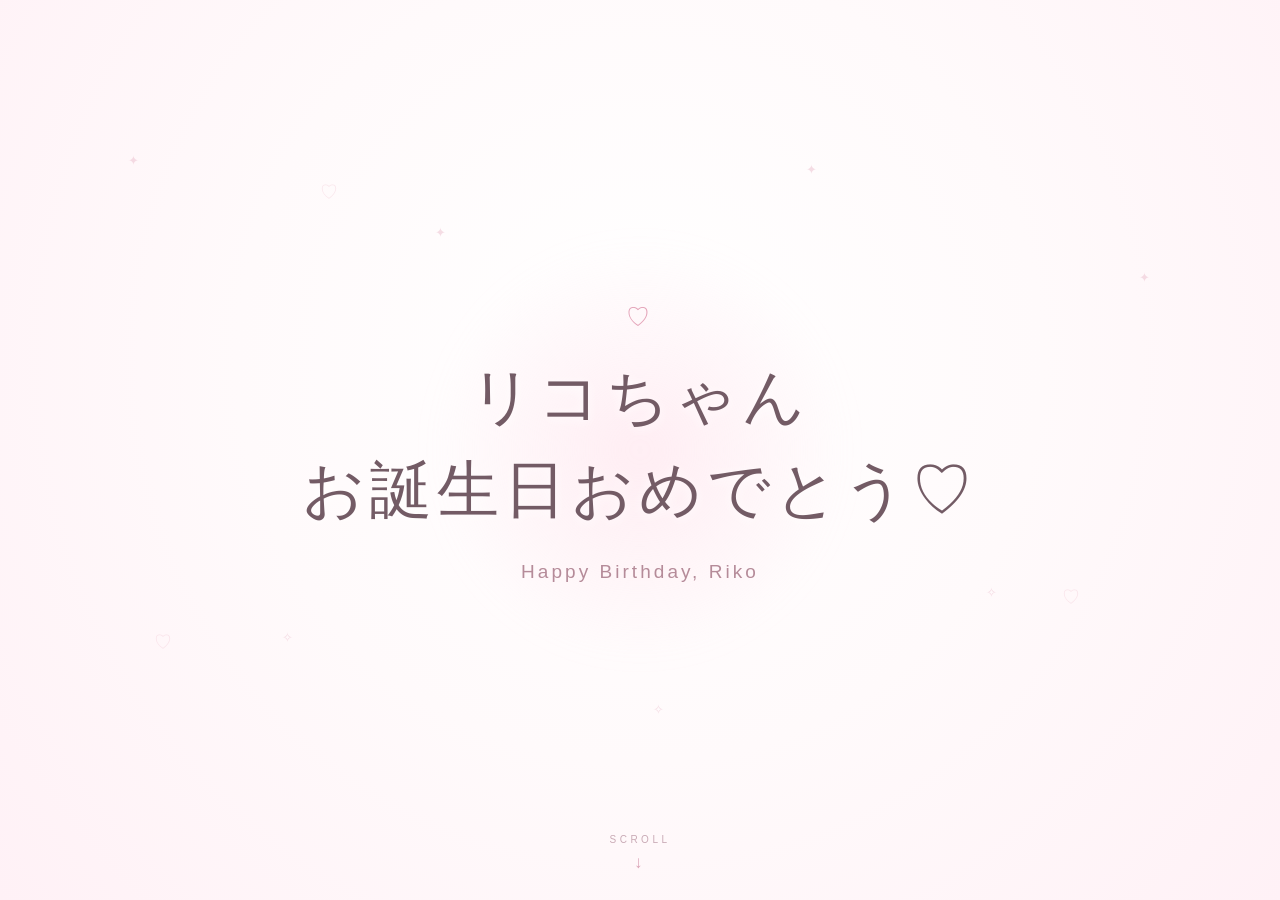
<file: 001.html>
```html
<!DOCTYPE html>
<html lang="ja">
<head>
    <meta charset="UTF-8">
    <meta name="viewport" content="width=device-width, initial-scale=1.0">

    <title>Happy Birthday ♡</title>

    <style>

        * {
            box-sizing: border-box;
        }

        html,
        body {
            margin: 0;
            width: 100%;
            height: 100%;
            overflow: hidden;

            font-family:
                "Hiragino Kaku Gothic ProN",
                "Yu Gothic",
                "Noto Sans JP",
                sans-serif;

            color: #66545c;

            background: #fffdfd;
        }


        /* =================================
           メイン画面
        ================================= */

        .stage {

            position: fixed;
            inset: 0;

            overflow: hidden;

            display: flex;
            align-items: center;
            justify-content: center;

            background:
                radial-gradient(
                    circle at 50% 40%,
                    #ffffff 0%,
                    #fffafb 48%,
                    #fff1f6 100%
                );

        }


        /* =================================
           ふわっとした光
        ================================= */

        .glow {

            position: absolute;

            width: 420px;
            height: 420px;

            border-radius: 50%;

            background:
                radial-gradient(
                    circle,
                    rgba(255, 210, 225, .38),
                    rgba(255, 240, 246, 0) 70%
                );

            filter: blur(15px);

            animation: glow 5s ease-in-out infinite;

        }


        @keyframes glow {

            0%,
            100% {
                transform: scale(.9);
                opacity: .55;
            }

            50% {
                transform: scale(1.1);
                opacity: .9;
            }

        }


        /* =================================
           キラキラ
        ================================= */

        .sparkles {

            position: absolute;
            inset: 0;

            pointer-events: none;

        }


        .sparkle {

            position: absolute;

            color: #e9b8c9;

            font-size: 13px;

            opacity: .45;

            animation:
                sparkle 3s ease-in-out infinite;

        }


        @keyframes sparkle {

            0%,
            100% {
                opacity: .15;
                transform: scale(.7) rotate(0deg);
            }

            50% {
                opacity: .8;
                transform: scale(1.2) rotate(20deg);
            }

        }


        /* =================================
           小さなハート
        ================================= */

        .heart {

            position: absolute;

            color: #e9aabd;

            opacity: .25;

            font-size: 18px;

            animation:
                floatHeart 7s ease-in-out infinite;

        }


        @keyframes floatHeart {

            0% {
                transform:
                    translateY(40px)
                    rotate(-10deg);

                opacity: 0;
            }

            20% {
                opacity: .3;
            }

            80% {
                opacity: .2;
            }

            100% {
                transform:
                    translateY(-100px)
                    rotate(10deg);

                opacity: 0;
            }

        }


        /* =================================
           メッセージ
        ================================= */

        .message {

            position: absolute;

            width: 100%;

            padding: 30px;

            text-align: center;

            opacity: 0;

            transform:
                translateY(90px)
                scale(.96);

            filter: blur(10px);

            pointer-events: none;

            transition:
                opacity .8s ease,
                transform .9s cubic-bezier(.22,1,.36,1),
                filter .8s ease;

        }


        .message.active {

            opacity: 1;

            transform:
                translateY(0)
                scale(1);

            filter: blur(0);

        }


        /* =================================
           タイトル
        ================================= */

        .message h1 {

            margin: 0;

            color: #705b64;

            font-weight: 500;

            font-size:
                clamp(29px, 7.5vw, 62px);

            line-height: 1.5;

            letter-spacing: .08em;

            text-shadow:
                0 2px 12px rgba(255,255,255,.9);

        }


        /* =================================
           サブタイトル
        ================================= */

        .message p {

            margin-top: 25px;

            color: #b58b99;

            font-size:
                clamp(13px, 3.5vw, 19px);

            font-weight: 400;

            letter-spacing: .16em;

        }


        /* =================================
           1つ目
        ================================= */

        .birthday h1 {

            color: #735b65;

        }


        .birthday h1::before {

            content: "♡";

            display: block;

            margin-bottom: 15px;

            color: #e4a4b9;

            font-size: 24px;

        }


        /* =================================
           2つ目
        ================================= */

        .home h1 {

            color: #735f66;

        }


        .home h1::after {

            content: "✿";

            display: block;

            margin-top: 18px;

            color: #e7b1c2;

            font-size: 22px;

        }


        /* =================================
           3つ目
        ================================= */

        .last h1 {

            color: #725863;

            font-weight: 500;

        }


        .last p {

            color: #d08fa6;

            animation:
                softBlink 2.5s ease-in-out infinite;

        }


        @keyframes softBlink {

            0%,
            100% {
                opacity: .45;
            }

            50% {
                opacity: 1;
            }

        }


        /* =================================
           下のスクロール表示
        ================================= */

        .scroll-guide {

            position: fixed;

            bottom: 27px;

            left: 0;

            width: 100%;

            text-align: center;

            color: #c9aab5;

            font-size: 10px;

            letter-spacing: .35em;

            transition:
                opacity .5s ease;

        }


        .arrow {

            margin-top: 8px;

            color: #dca7b9;

            font-size: 17px;

            animation:
                arrow 1.7s ease-in-out infinite;

        }


        @keyframes arrow {

            0%,
            100% {
                transform: translateY(0);

                opacity: .35;
            }

            50% {
                transform: translateY(7px);

                opacity: .9;
            }

        }


        .hidden {

            opacity: 0;

        }


    </style>
</head>


<body>


    <div class="stage">


        <!-- やわらかい光 -->

        <div class="glow"></div>


        <!-- キラキラ -->

        <div class="sparkles">

            <span class="sparkle"
                style="left:10%; top:17%; animation-delay:.3s;">
                ✦
            </span>

            <span class="sparkle"
                style="left:22%; top:70%; animation-delay:1.4s;">
                ✧
            </span>

            <span class="sparkle"
                style="left:34%; top:25%; animation-delay:.8s;">
                ✦
            </span>

            <span class="sparkle"
                style="left:51%; top:78%; animation-delay:2s;">
                ✧
            </span>

            <span class="sparkle"
                style="left:63%; top:18%; animation-delay:.5s;">
                ✦
            </span>

            <span class="sparkle"
                style="left:77%; top:65%; animation-delay:1.7s;">
                ✧
            </span>

            <span class="sparkle"
                style="left:89%; top:30%; animation-delay:1s;">
                ✦
            </span>

        </div>


        <!-- ハート -->

        <div class="heart"
            style="left:12%; top:70%; animation-delay:1s;">
            ♡
        </div>

        <div class="heart"
            style="left:83%; top:65%; animation-delay:3s;">
            ♡
        </div>

        <div class="heart"
            style="left:25%; top:20%; animation-delay:5s;">
            ♡
        </div>


        <!-- =========================
             ①
        ========================== -->

        <div class="message birthday active">

            <h1>
                リコちゃん<br>
                お誕生日おめでとう♡
            </h1>

            <p>
                Happy Birthday, Riko
            </p>

        </div>


        <!-- =========================
             ②
        ========================== -->

        <div class="message home">

            <h1>
                お家に入って〜！！！
            </h1>

            <p>
                何があるかなぁ〜？
            </p>

        </div>


        <!-- =========================
             ③
        ========================== -->

        <div class="message last">

            <h1>
                문제 풀기！<br>
                쇼고가 저녁에 집 들어가서 맨 처은메 하는 행동은?<br>
                생각날 곳에
                스마트폰을 <br>
                갖다 대 주세요
            </h1>

            <p>
                ✦ 反応するところ探してね ✦<br>
                ヒント：カーテンの真ん中あたり
            </p>

        </div>


        <!-- スクロール案内 -->

        <div class="scroll-guide">

            SCROLL

            <div class="arrow">
                ↓
            </div>

        </div>


    </div>


    <script>


        /* =================================
           シーン
        ================================= */

        const messages =
            document.querySelectorAll(".message");


        const guide =
            document.querySelector(".scroll-guide");


        let currentScene = 0;


        /*
         * 連続スクロール防止
         */

        let locked = false;


        /*
         * シーン変更
         */

        function changeScene(nextScene) {


            /*
             * 範囲外なら止める
             */

            if (nextScene < 0) {
                nextScene = 0;
            }


            if (nextScene >= messages.length) {
                nextScene = messages.length - 1;
            }


            /*
             * 同じなら何もしない
             */

            if (nextScene === currentScene) {
                return;
            }


            /*
             * 今の文字を消す
             */

            messages[currentScene]
                .classList.remove("active");


            /*
             * 次の文字を出す
             */

            messages[nextScene]
                .classList.add("active");


            /*
             * 現在位置
             */

            currentScene = nextScene;


            /*
             * 最後ならSCROLLを消す
             */

            if (
                currentScene ===
                messages.length - 1
            ) {

                guide.classList.add("hidden");

            } else {

                guide.classList.remove("hidden");

            }

        }


        /* =================================
           PC / Mac
           ホイール
        ================================= */

        window.addEventListener(
            "wheel",
            function(event) {


                /*
                 * アニメーション中は無視
                 */

                if (locked) {
                    return;
                }


                /*
                 * 小さい入力を無視
                 */

                if (
                    Math.abs(event.deltaY) < 10
                ) {
                    return;
                }


                /*
                 * ロック
                 */

                locked = true;


                /*
                 * 下
                 */

                if (event.deltaY > 0) {

                    changeScene(
                        currentScene + 1
                    );

                }


                /*
                 * 上
                 */

                else {

                    changeScene(
                        currentScene - 1
                    );

                }


                /*
                 * 1回のスクロールにつき
                 * 必ず1シーンだけ
                 */

                setTimeout(
                    function() {

                        locked = false;

                    },
                    900
                );


            },
            {
                passive: true
            }
        );


        /* =================================
           スマホ
           スワイプ
        ================================= */

        let touchStartY = 0;


        document.addEventListener(
            "touchstart",
            function(event) {

                touchStartY =
                    event.touches[0].clientY;

            },
            {
                passive: true
            }
        );


        document.addEventListener(
            "touchend",
            function(event) {


                if (locked) {
                    return;
                }


                const touchEndY =
                    event.changedTouches[0].clientY;


                const distance =
                    touchStartY - touchEndY;


                /*
                 * 小さい動きは無視
                 */

                if (
                    Math.abs(distance) < 50
                ) {
                    return;
                }


                locked = true;


                /*
                 * 上にスワイプ
                 */

                if (distance > 0) {

                    changeScene(
                        currentScene + 1
                    );

                }


                /*
                 * 下にスワイプ
                 */

                else {

                    changeScene(
                        currentScene - 1
                    );

                }


                /*
                 * ロック解除
                 */

                setTimeout(
                    function() {

                        locked = false;

                    },
                    900
                );


            },
            {
                passive: true
            }
        );


    </script>

</body>
</html>
```
</file>
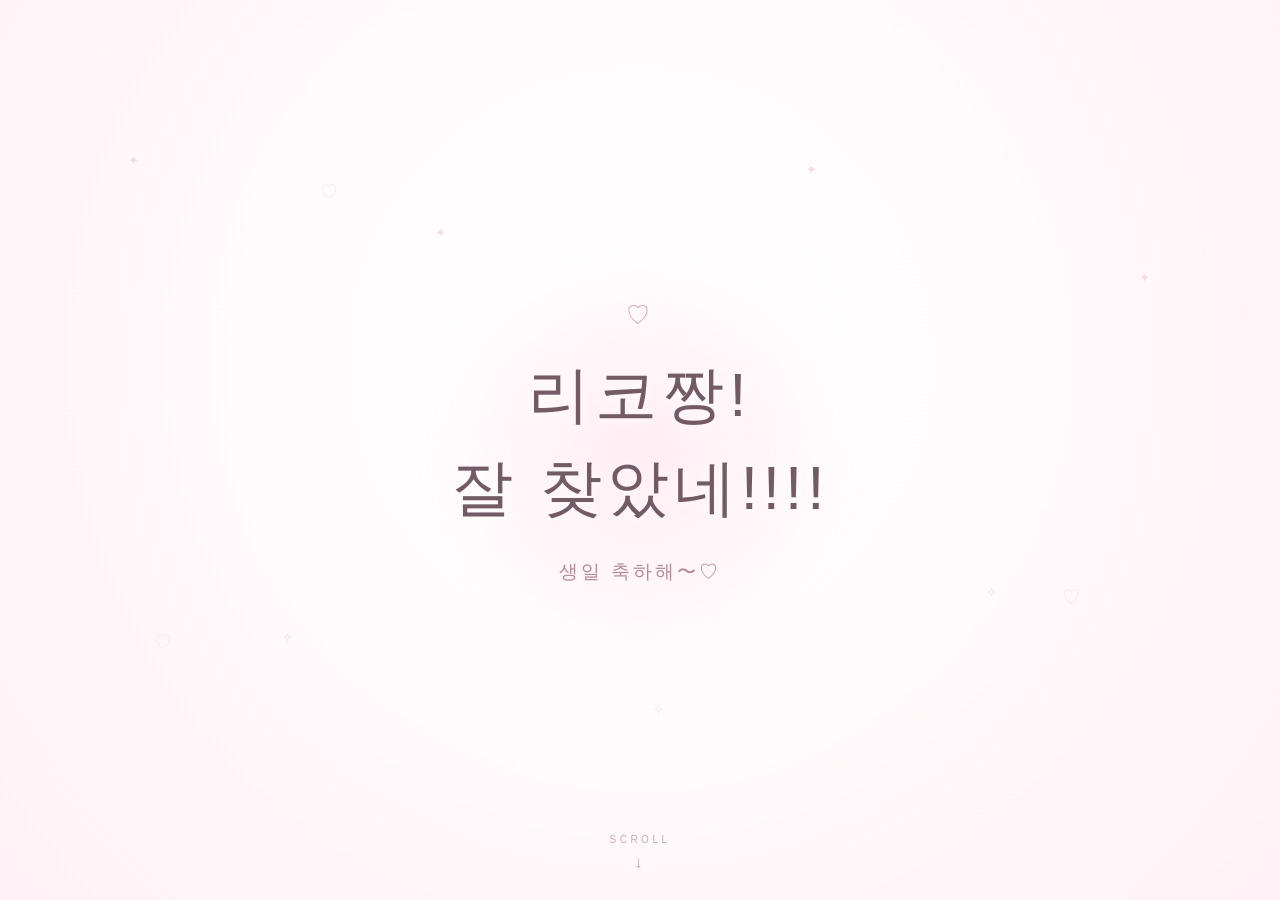
<file: 002.html>
```html
<!DOCTYPE html>
<html lang="ja">
<head>
    <meta charset="UTF-8">
    <meta name="viewport" content="width=device-width, initial-scale=1.0">

    <title>Happy Birthday ♡</title>

    <style>

        * {
            box-sizing: border-box;
        }

        html,
        body {
            margin: 0;
            width: 100%;
            height: 100%;
            overflow: hidden;

            font-family:
                "Hiragino Kaku Gothic ProN",
                "Yu Gothic",
                "Noto Sans JP",
                sans-serif;

            color: #66545c;

            background: #fffdfd;
        }


        /* =================================
           メイン画面
        ================================= */

        .stage {

            position: fixed;
            inset: 0;

            overflow: hidden;

            display: flex;
            align-items: center;
            justify-content: center;

            background:
                radial-gradient(
                    circle at 50% 40%,
                    #ffffff 0%,
                    #fffafb 48%,
                    #fff1f6 100%
                );

        }


        /* =================================
           ふわっとした光
        ================================= */

        .glow {

            position: absolute;

            width: 420px;
            height: 420px;

            border-radius: 50%;

            background:
                radial-gradient(
                    circle,
                    rgba(255, 210, 225, .38),
                    rgba(255, 240, 246, 0) 70%
                );

            filter: blur(15px);

            animation: glow 5s ease-in-out infinite;

        }


        @keyframes glow {

            0%,
            100% {
                transform: scale(.9);
                opacity: .55;
            }

            50% {
                transform: scale(1.1);
                opacity: .9;
            }

        }


        /* =================================
           キラキラ
        ================================= */

        .sparkles {

            position: absolute;
            inset: 0;

            pointer-events: none;

        }


        .sparkle {

            position: absolute;

            color: #e9b8c9;

            font-size: 13px;

            opacity: .45;

            animation:
                sparkle 3s ease-in-out infinite;

        }


        @keyframes sparkle {

            0%,
            100% {
                opacity: .15;
                transform: scale(.7) rotate(0deg);
            }

            50% {
                opacity: .8;
                transform: scale(1.2) rotate(20deg);
            }

        }


        /* =================================
           小さなハート
        ================================= */

        .heart {

            position: absolute;

            color: #e9aabd;

            opacity: .25;

            font-size: 18px;

            animation:
                floatHeart 7s ease-in-out infinite;

        }


        @keyframes floatHeart {

            0% {
                transform:
                    translateY(40px)
                    rotate(-10deg);

                opacity: 0;
            }

            20% {
                opacity: .3;
            }

            80% {
                opacity: .2;
            }

            100% {
                transform:
                    translateY(-100px)
                    rotate(10deg);

                opacity: 0;
            }

        }


        /* =================================
           メッセージ
        ================================= */

        .message {

            position: absolute;

            width: 100%;

            padding: 30px;

            text-align: center;

            opacity: 0;

            transform:
                translateY(90px)
                scale(.96);

            filter: blur(10px);

            pointer-events: none;

            transition:
                opacity .8s ease,
                transform .9s cubic-bezier(.22,1,.36,1),
                filter .8s ease;

        }


        .message.active {

            opacity: 1;

            transform:
                translateY(0)
                scale(1);

            filter: blur(0);

        }


        /* =================================
           タイトル
        ================================= */

        .message h1 {

            margin: 0;

            color: #705b64;

            font-weight: 500;

            font-size:
                clamp(29px, 7.5vw, 62px);

            line-height: 1.5;

            letter-spacing: .08em;

            text-shadow:
                0 2px 12px rgba(255,255,255,.9);

        }


        /* =================================
           サブタイトル
        ================================= */

        .message p {

            margin-top: 25px;

            color: #b58b99;

            font-size:
                clamp(13px, 3.5vw, 19px);

            font-weight: 400;

            letter-spacing: .16em;

        }


        /* =================================
           1つ目
        ================================= */

        .birthday h1 {

            color: #735b65;

        }


        .birthday h1::before {

            content: "♡";

            display: block;

            margin-bottom: 15px;

            color: #e4a4b9;

            font-size: 24px;

        }


        /* =================================
           2つ目
        ================================= */

        .home h1 {

            color: #735f66;

        }


        .home h1::after {

            content: "✿";

            display: block;

            margin-top: 18px;

            color: #e7b1c2;

            font-size: 22px;

        }


        /* =================================
           3つ目
        ================================= */

        .last h1 {

            color: #725863;

            font-weight: 500;

        }


        .last p {

            color: #d08fa6;

            animation:
                softBlink 2.5s ease-in-out infinite;

        }


        @keyframes softBlink {

            0%,
            100% {
                opacity: .45;
            }

            50% {
                opacity: 1;
            }

        }


        /* =================================
           下のスクロール表示
        ================================= */

        .scroll-guide {

            position: fixed;

            bottom: 27px;

            left: 0;

            width: 100%;

            text-align: center;

            color: #c9aab5;

            font-size: 10px;

            letter-spacing: .35em;

            transition:
                opacity .5s ease;

        }


        .arrow {

            margin-top: 8px;

            color: #dca7b9;

            font-size: 17px;

            animation:
                arrow 1.7s ease-in-out infinite;

        }


        @keyframes arrow {

            0%,
            100% {
                transform: translateY(0);

                opacity: .35;
            }

            50% {
                transform: translateY(7px);

                opacity: .9;
            }

        }


        .hidden {

            opacity: 0;

        }


    </style>
</head>


<body>


    <div class="stage">


        <!-- やわらかい光 -->

        <div class="glow"></div>


        <!-- キラキラ -->

        <div class="sparkles">

            <span class="sparkle"
                style="left:10%; top:17%; animation-delay:.3s;">
                ✦
            </span>

            <span class="sparkle"
                style="left:22%; top:70%; animation-delay:1.4s;">
                ✧
            </span>

            <span class="sparkle"
                style="left:34%; top:25%; animation-delay:.8s;">
                ✦
            </span>

            <span class="sparkle"
                style="left:51%; top:78%; animation-delay:2s;">
                ✧
            </span>

            <span class="sparkle"
                style="left:63%; top:18%; animation-delay:.5s;">
                ✦
            </span>

            <span class="sparkle"
                style="left:77%; top:65%; animation-delay:1.7s;">
                ✧
            </span>

            <span class="sparkle"
                style="left:89%; top:30%; animation-delay:1s;">
                ✦
            </span>

        </div>


        <!-- ハート -->

        <div class="heart"
            style="left:12%; top:70%; animation-delay:1s;">
            ♡
        </div>

        <div class="heart"
            style="left:83%; top:65%; animation-delay:3s;">
            ♡
        </div>

        <div class="heart"
            style="left:25%; top:20%; animation-delay:5s;">
            ♡
        </div>


        <!-- =========================
             ①
        ========================== -->

        <div class="message birthday active">

            <h1>
                리코짱!<br>
                잘 찾았네!!!!
            </h1>

            <p>
                생일 축하해〜♡
            </p>

        </div>


        <!-- =========================
             ②
        ========================== -->

        <div class="message home">

            <h1>
                다음은 냉장고 앞에 가봐!!! <br>
            </h1>

            <p>
                히히^^
            </p>

        </div>


        <!-- =========================
             ③
        ========================== -->

        <div class="message last">

            <h1>
                문제 풀기！<br>
                쇼고가 제일 좋아하는 <br>사진은 뭘까요〜?<br>
                생각날 곳에
                스마트폰을 <br>
                갖다 대 주세요
            </h1>

            <p>
                ✦ 反応するところ探してね ✦<br>
                ヒント：あ、それ！？ってなるかも？？
            </p>

        </div>


        <!-- スクロール案内 -->

        <div class="scroll-guide">

            SCROLL

            <div class="arrow">
                ↓
            </div>

        </div>


    </div>


    <script>


        /* =================================
           シーン
        ================================= */

        const messages =
            document.querySelectorAll(".message");


        const guide =
            document.querySelector(".scroll-guide");


        let currentScene = 0;


        /*
         * 連続スクロール防止
         */

        let locked = false;


        /*
         * シーン変更
         */

        function changeScene(nextScene) {


            /*
             * 範囲外なら止める
             */

            if (nextScene < 0) {
                nextScene = 0;
            }


            if (nextScene >= messages.length) {
                nextScene = messages.length - 1;
            }


            /*
             * 同じなら何もしない
             */

            if (nextScene === currentScene) {
                return;
            }


            /*
             * 今の文字を消す
             */

            messages[currentScene]
                .classList.remove("active");


            /*
             * 次の文字を出す
             */

            messages[nextScene]
                .classList.add("active");


            /*
             * 現在位置
             */

            currentScene = nextScene;


            /*
             * 最後ならSCROLLを消す
             */

            if (
                currentScene ===
                messages.length - 1
            ) {

                guide.classList.add("hidden");

            } else {

                guide.classList.remove("hidden");

            }

        }


        /* =================================
           PC / Mac
           ホイール
        ================================= */

        window.addEventListener(
            "wheel",
            function(event) {


                /*
                 * アニメーション中は無視
                 */

                if (locked) {
                    return;
                }


                /*
                 * 小さい入力を無視
                 */

                if (
                    Math.abs(event.deltaY) < 10
                ) {
                    return;
                }


                /*
                 * ロック
                 */

                locked = true;


                /*
                 * 下
                 */

                if (event.deltaY > 0) {

                    changeScene(
                        currentScene + 1
                    );

                }


                /*
                 * 上
                 */

                else {

                    changeScene(
                        currentScene - 1
                    );

                }


                /*
                 * 1回のスクロールにつき
                 * 必ず1シーンだけ
                 */

                setTimeout(
                    function() {

                        locked = false;

                    },
                    900
                );


            },
            {
                passive: true
            }
        );


        /* =================================
           スマホ
           スワイプ
        ================================= */

        let touchStartY = 0;


        document.addEventListener(
            "touchstart",
            function(event) {

                touchStartY =
                    event.touches[0].clientY;

            },
            {
                passive: true
            }
        );


        document.addEventListener(
            "touchend",
            function(event) {


                if (locked) {
                    return;
                }


                const touchEndY =
                    event.changedTouches[0].clientY;


                const distance =
                    touchStartY - touchEndY;


                /*
                 * 小さい動きは無視
                 */

                if (
                    Math.abs(distance) < 50
                ) {
                    return;
                }


                locked = true;


                /*
                 * 上にスワイプ
                 */

                if (distance > 0) {

                    changeScene(
                        currentScene + 1
                    );

                }


                /*
                 * 下にスワイプ
                 */

                else {

                    changeScene(
                        currentScene - 1
                    );

                }


                /*
                 * ロック解除
                 */

                setTimeout(
                    function() {

                        locked = false;

                    },
                    900
                );


            },
            {
                passive: true
            }
        );


    </script>

</body>
</html>
```
</file>
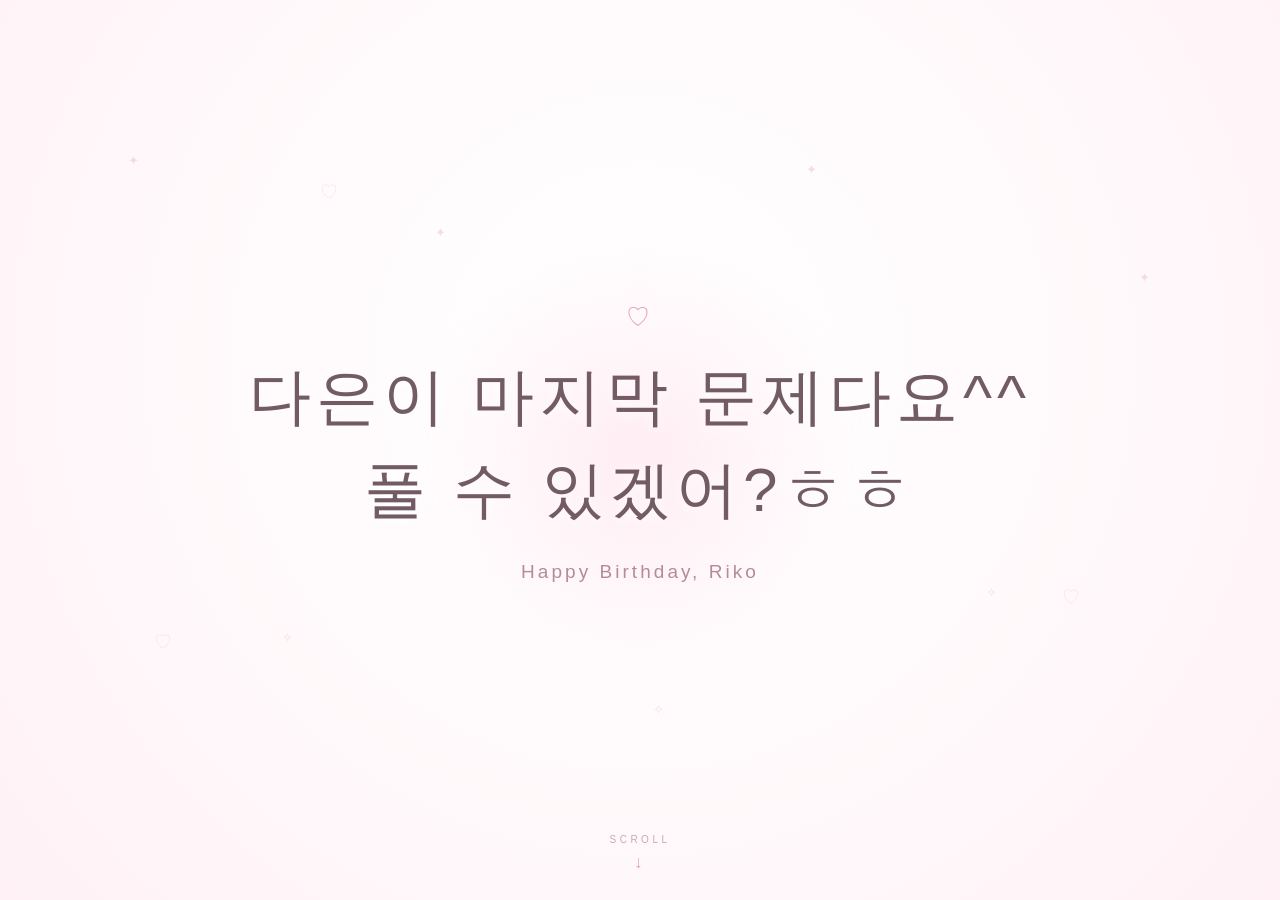
<file: 003.html>
```html
<!DOCTYPE html>
<html lang="ja">
<head>
    <meta charset="UTF-8">
    <meta name="viewport" content="width=device-width, initial-scale=1.0">

    <title>Happy Birthday ♡</title>

    <style>

        * {
            box-sizing: border-box;
        }

        html,
        body {
            margin: 0;
            width: 100%;
            height: 100%;
            overflow: hidden;

            font-family:
                "Hiragino Kaku Gothic ProN",
                "Yu Gothic",
                "Noto Sans JP",
                sans-serif;

            color: #66545c;

            background: #fffdfd;
        }


        /* =================================
           メイン画面
        ================================= */

        .stage {

            position: fixed;
            inset: 0;

            overflow: hidden;

            display: flex;
            align-items: center;
            justify-content: center;

            background:
                radial-gradient(
                    circle at 50% 40%,
                    #ffffff 0%,
                    #fffafb 48%,
                    #fff1f6 100%
                );

        }


        /* =================================
           ふわっとした光
        ================================= */

        .glow {

            position: absolute;

            width: 420px;
            height: 420px;

            border-radius: 50%;

            background:
                radial-gradient(
                    circle,
                    rgba(255, 210, 225, .38),
                    rgba(255, 240, 246, 0) 70%
                );

            filter: blur(15px);

            animation: glow 5s ease-in-out infinite;

        }


        @keyframes glow {

            0%,
            100% {
                transform: scale(.9);
                opacity: .55;
            }

            50% {
                transform: scale(1.1);
                opacity: .9;
            }

        }


        /* =================================
           キラキラ
        ================================= */

        .sparkles {

            position: absolute;
            inset: 0;

            pointer-events: none;

        }


        .sparkle {

            position: absolute;

            color: #e9b8c9;

            font-size: 13px;

            opacity: .45;

            animation:
                sparkle 3s ease-in-out infinite;

        }


        @keyframes sparkle {

            0%,
            100% {
                opacity: .15;
                transform: scale(.7) rotate(0deg);
            }

            50% {
                opacity: .8;
                transform: scale(1.2) rotate(20deg);
            }

        }


        /* =================================
           小さなハート
        ================================= */

        .heart {

            position: absolute;

            color: #e9aabd;

            opacity: .25;

            font-size: 18px;

            animation:
                floatHeart 7s ease-in-out infinite;

        }


        @keyframes floatHeart {

            0% {
                transform:
                    translateY(40px)
                    rotate(-10deg);

                opacity: 0;
            }

            20% {
                opacity: .3;
            }

            80% {
                opacity: .2;
            }

            100% {
                transform:
                    translateY(-100px)
                    rotate(10deg);

                opacity: 0;
            }

        }


        /* =================================
           メッセージ
        ================================= */

        .message {

            position: absolute;

            width: 100%;

            padding: 30px;

            text-align: center;

            opacity: 0;

            transform:
                translateY(90px)
                scale(.96);

            filter: blur(10px);

            pointer-events: none;

            transition:
                opacity .8s ease,
                transform .9s cubic-bezier(.22,1,.36,1),
                filter .8s ease;

        }


        .message.active {

            opacity: 1;

            transform:
                translateY(0)
                scale(1);

            filter: blur(0);

        }


        /* =================================
           タイトル
        ================================= */

        .message h1 {

            margin: 0;

            color: #705b64;

            font-weight: 500;

            font-size:
                clamp(29px, 7.5vw, 62px);

            line-height: 1.5;

            letter-spacing: .08em;

            text-shadow:
                0 2px 12px rgba(255,255,255,.9);

        }


        /* =================================
           サブタイトル
        ================================= */

        .message p {

            margin-top: 25px;

            color: #b58b99;

            font-size:
                clamp(13px, 3.5vw, 19px);

            font-weight: 400;

            letter-spacing: .16em;

        }


        /* =================================
           1つ目
        ================================= */

        .birthday h1 {

            color: #735b65;

        }


        .birthday h1::before {

            content: "♡";

            display: block;

            margin-bottom: 15px;

            color: #e4a4b9;

            font-size: 24px;

        }


        /* =================================
           2つ目
        ================================= */

        .home h1 {

            color: #735f66;

        }


        .home h1::after {

            content: "✿";

            display: block;

            margin-top: 18px;

            color: #e7b1c2;

            font-size: 22px;

        }


        /* =================================
           3つ目
        ================================= */

        .last h1 {

            color: #725863;

            font-weight: 500;

        }


        .last p {

            color: #d08fa6;

            animation:
                softBlink 2.5s ease-in-out infinite;

        }


        @keyframes softBlink {

            0%,
            100% {
                opacity: .45;
            }

            50% {
                opacity: 1;
            }

        }


        /* =================================
           下のスクロール表示
        ================================= */

        .scroll-guide {

            position: fixed;

            bottom: 27px;

            left: 0;

            width: 100%;

            text-align: center;

            color: #c9aab5;

            font-size: 10px;

            letter-spacing: .35em;

            transition:
                opacity .5s ease;

        }


        .arrow {

            margin-top: 8px;

            color: #dca7b9;

            font-size: 17px;

            animation:
                arrow 1.7s ease-in-out infinite;

        }


        @keyframes arrow {

            0%,
            100% {
                transform: translateY(0);

                opacity: .35;
            }

            50% {
                transform: translateY(7px);

                opacity: .9;
            }

        }


        .hidden {

            opacity: 0;

        }


    </style>
</head>


<body>


    <div class="stage">


        <!-- やわらかい光 -->

        <div class="glow"></div>


        <!-- キラキラ -->

        <div class="sparkles">

            <span class="sparkle"
                style="left:10%; top:17%; animation-delay:.3s;">
                ✦
            </span>

            <span class="sparkle"
                style="left:22%; top:70%; animation-delay:1.4s;">
                ✧
            </span>

            <span class="sparkle"
                style="left:34%; top:25%; animation-delay:.8s;">
                ✦
            </span>

            <span class="sparkle"
                style="left:51%; top:78%; animation-delay:2s;">
                ✧
            </span>

            <span class="sparkle"
                style="left:63%; top:18%; animation-delay:.5s;">
                ✦
            </span>

            <span class="sparkle"
                style="left:77%; top:65%; animation-delay:1.7s;">
                ✧
            </span>

            <span class="sparkle"
                style="left:89%; top:30%; animation-delay:1s;">
                ✦
            </span>

        </div>


        <!-- ハート -->

        <div class="heart"
            style="left:12%; top:70%; animation-delay:1s;">
            ♡
        </div>

        <div class="heart"
            style="left:83%; top:65%; animation-delay:3s;">
            ♡
        </div>

        <div class="heart"
            style="left:25%; top:20%; animation-delay:5s;">
            ♡
        </div>


        <!-- =========================
             ①
        ========================== -->

        <div class="message birthday active">

            <h1>
                다은이 마지막 문제다요^^<br>
                풀 수 있겠어?ㅎㅎ
            </h1>

            <p>
                Happy Birthday, Riko
            </p>

        </div>


        <!-- =========================
             ②
        ========================== -->

        <div class="message home">

            <h1>
                한번 티비앞에 서봐!!! <br>
            </h1>

            <p>
                下にスクロールしてね〜
            </p>

        </div>


        <!-- =========================
             ③
        ========================== -->

        <div class="message last">

            <h1>
                문제 풀기！<br>
                쇼고가 조금 큰 것을 집안에 숨길라고 하면 어디에 숨길 거 같아?<br>
                생각날 곳을 열어봐봐
            </h1>

            <p>
                ✦ 잘 찾아내봐ㅏㅏㅏㅏ ✦<br>
            </p>

        </div>


        <!-- スクロール案内 -->

        <div class="scroll-guide">

            SCROLL

            <div class="arrow">
                ↓
            </div>

        </div>


    </div>


    <script>


        /* =================================
           シーン
        ================================= */

        const messages =
            document.querySelectorAll(".message");


        const guide =
            document.querySelector(".scroll-guide");


        let currentScene = 0;


        /*
         * 連続スクロール防止
         */

        let locked = false;


        /*
         * シーン変更
         */

        function changeScene(nextScene) {


            /*
             * 範囲外なら止める
             */

            if (nextScene < 0) {
                nextScene = 0;
            }


            if (nextScene >= messages.length) {
                nextScene = messages.length - 1;
            }


            /*
             * 同じなら何もしない
             */

            if (nextScene === currentScene) {
                return;
            }


            /*
             * 今の文字を消す
             */

            messages[currentScene]
                .classList.remove("active");


            /*
             * 次の文字を出す
             */

            messages[nextScene]
                .classList.add("active");


            /*
             * 現在位置
             */

            currentScene = nextScene;


            /*
             * 最後ならSCROLLを消す
             */

            if (
                currentScene ===
                messages.length - 1
            ) {

                guide.classList.add("hidden");

            } else {

                guide.classList.remove("hidden");

            }

        }


        /* =================================
           PC / Mac
           ホイール
        ================================= */

        window.addEventListener(
            "wheel",
            function(event) {


                /*
                 * アニメーション中は無視
                 */

                if (locked) {
                    return;
                }


                /*
                 * 小さい入力を無視
                 */

                if (
                    Math.abs(event.deltaY) < 10
                ) {
                    return;
                }


                /*
                 * ロック
                 */

                locked = true;


                /*
                 * 下
                 */

                if (event.deltaY > 0) {

                    changeScene(
                        currentScene + 1
                    );

                }


                /*
                 * 上
                 */

                else {

                    changeScene(
                        currentScene - 1
                    );

                }


                /*
                 * 1回のスクロールにつき
                 * 必ず1シーンだけ
                 */

                setTimeout(
                    function() {

                        locked = false;

                    },
                    900
                );


            },
            {
                passive: true
            }
        );


        /* =================================
           スマホ
           スワイプ
        ================================= */

        let touchStartY = 0;


        document.addEventListener(
            "touchstart",
            function(event) {

                touchStartY =
                    event.touches[0].clientY;

            },
            {
                passive: true
            }
        );


        document.addEventListener(
            "touchend",
            function(event) {


                if (locked) {
                    return;
                }


                const touchEndY =
                    event.changedTouches[0].clientY;


                const distance =
                    touchStartY - touchEndY;


                /*
                 * 小さい動きは無視
                 */

                if (
                    Math.abs(distance) < 50
                ) {
                    return;
                }


                locked = true;


                /*
                 * 上にスワイプ
                 */

                if (distance > 0) {

                    changeScene(
                        currentScene + 1
                    );

                }


                /*
                 * 下にスワイプ
                 */

                else {

                    changeScene(
                        currentScene - 1
                    );

                }


                /*
                 * ロック解除
                 */

                setTimeout(
                    function() {

                        locked = false;

                    },
                    900
                );


            },
            {
                passive: true
            }
        );


    </script>

</body>
</html>
```
</file>
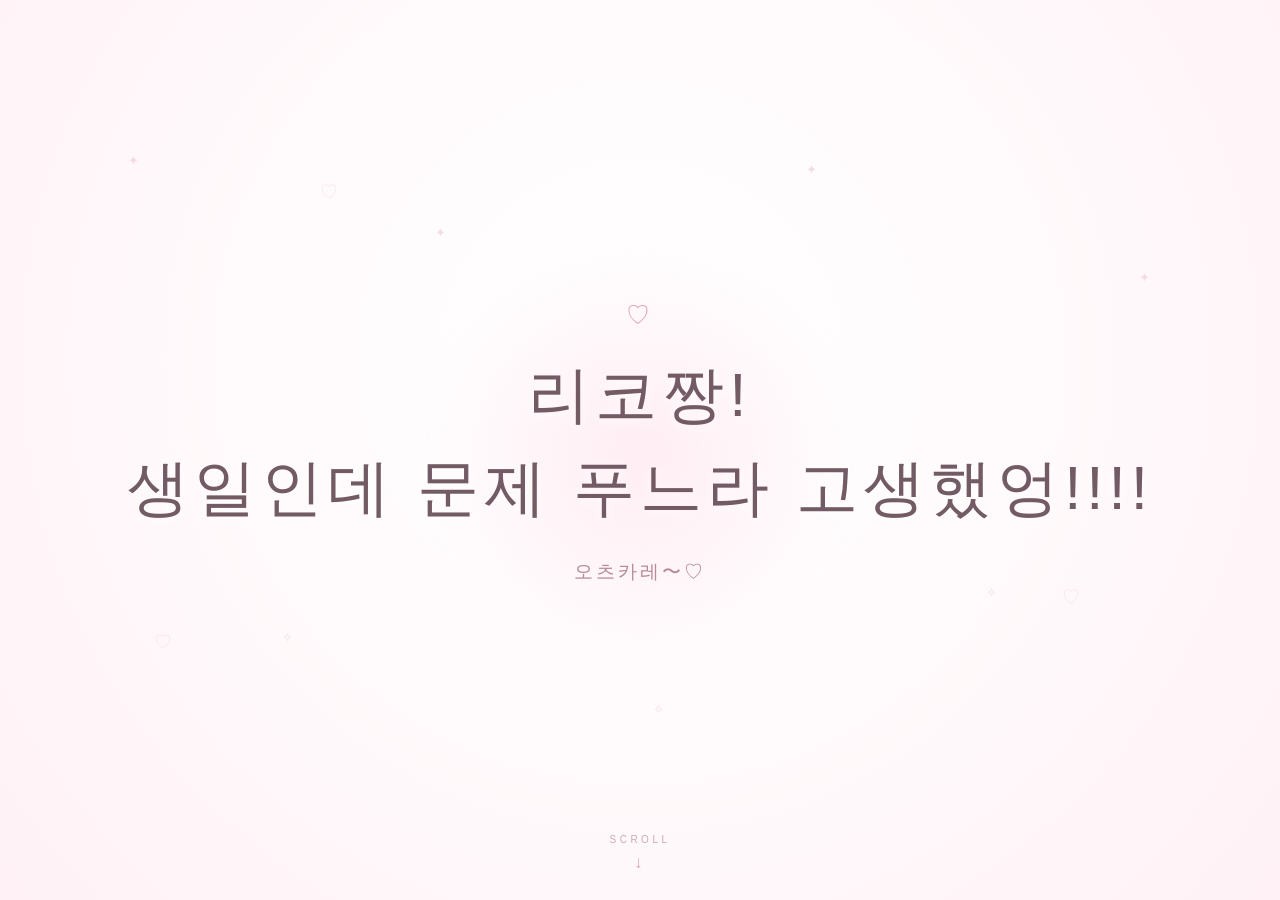
<file: 004.html>
```html
<!DOCTYPE html>
<html lang="ja">
<head>
    <meta charset="UTF-8">
    <meta name="viewport" content="width=device-width, initial-scale=1.0">

    <title>Happy Birthday ♡</title>

    <style>

        * {
            box-sizing: border-box;
        }

        html,
        body {
            margin: 0;
            width: 100%;
            height: 100%;
            overflow: hidden;

            font-family:
                "Hiragino Kaku Gothic ProN",
                "Yu Gothic",
                "Noto Sans JP",
                sans-serif;

            color: #66545c;

            background: #fffdfd;
        }


        /* =================================
           メイン画面
        ================================= */

        .stage {

            position: fixed;
            inset: 0;

            overflow: hidden;

            display: flex;
            align-items: center;
            justify-content: center;

            background:
                radial-gradient(
                    circle at 50% 40%,
                    #ffffff 0%,
                    #fffafb 48%,
                    #fff1f6 100%
                );

        }


        /* =================================
           ふわっとした光
        ================================= */

        .glow {

            position: absolute;

            width: 420px;
            height: 420px;

            border-radius: 50%;

            background:
                radial-gradient(
                    circle,
                    rgba(255, 210, 225, .38),
                    rgba(255, 240, 246, 0) 70%
                );

            filter: blur(15px);

            animation: glow 5s ease-in-out infinite;

        }


        @keyframes glow {

            0%,
            100% {
                transform: scale(.9);
                opacity: .55;
            }

            50% {
                transform: scale(1.1);
                opacity: .9;
            }

        }


        /* =================================
           キラキラ
        ================================= */

        .sparkles {

            position: absolute;
            inset: 0;

            pointer-events: none;

        }


        .sparkle {

            position: absolute;

            color: #e9b8c9;

            font-size: 13px;

            opacity: .45;

            animation:
                sparkle 3s ease-in-out infinite;

        }


        @keyframes sparkle {

            0%,
            100% {
                opacity: .15;
                transform: scale(.7) rotate(0deg);
            }

            50% {
                opacity: .8;
                transform: scale(1.2) rotate(20deg);
            }

        }


        /* =================================
           小さなハート
        ================================= */

        .heart {

            position: absolute;

            color: #e9aabd;

            opacity: .25;

            font-size: 18px;

            animation:
                floatHeart 7s ease-in-out infinite;

        }


        @keyframes floatHeart {

            0% {
                transform:
                    translateY(40px)
                    rotate(-10deg);

                opacity: 0;
            }

            20% {
                opacity: .3;
            }

            80% {
                opacity: .2;
            }

            100% {
                transform:
                    translateY(-100px)
                    rotate(10deg);

                opacity: 0;
            }

        }


        /* =================================
           メッセージ
        ================================= */

        .message {

            position: absolute;

            width: 100%;

            padding: 30px;

            text-align: center;

            opacity: 0;

            transform:
                translateY(90px)
                scale(.96);

            filter: blur(10px);

            pointer-events: none;

            transition:
                opacity .8s ease,
                transform .9s cubic-bezier(.22,1,.36,1),
                filter .8s ease;

        }


        .message.active {

            opacity: 1;

            transform:
                translateY(0)
                scale(1);

            filter: blur(0);

        }


        /* =================================
           タイトル
        ================================= */

        .message h1 {

            margin: 0;

            color: #705b64;

            font-weight: 500;

            font-size:
                clamp(29px, 7.5vw, 62px);

            line-height: 1.5;

            letter-spacing: .08em;

            text-shadow:
                0 2px 12px rgba(255,255,255,.9);

        }


        /* =================================
           サブタイトル
        ================================= */

        .message p {

            margin-top: 25px;

            color: #b58b99;

            font-size:
                clamp(13px, 3.5vw, 19px);

            font-weight: 400;

            letter-spacing: .16em;

        }


        /* =================================
           1つ目
        ================================= */

        .birthday h1 {

            color: #735b65;

        }


        .birthday h1::before {

            content: "♡";

            display: block;

            margin-bottom: 15px;

            color: #e4a4b9;

            font-size: 24px;

        }


        /* =================================
           2つ目
        ================================= */

        .home h1 {

            color: #735f66;

        }


        .home h1::after {

            content: "✿";

            display: block;

            margin-top: 18px;

            color: #e7b1c2;

            font-size: 22px;

        }


        /* =================================
           3つ目
        ================================= */

        .last h1 {

            color: #725863;

            font-weight: 500;

        }


        .last p {

            color: #d08fa6;

            animation:
                softBlink 2.5s ease-in-out infinite;

        }


        @keyframes softBlink {

            0%,
            100% {
                opacity: .45;
            }

            50% {
                opacity: 1;
            }

        }


        /* =================================
           下のスクロール表示
        ================================= */

        .scroll-guide {

            position: fixed;

            bottom: 27px;

            left: 0;

            width: 100%;

            text-align: center;

            color: #c9aab5;

            font-size: 10px;

            letter-spacing: .35em;

            transition:
                opacity .5s ease;

        }


        .arrow {

            margin-top: 8px;

            color: #dca7b9;

            font-size: 17px;

            animation:
                arrow 1.7s ease-in-out infinite;

        }


        @keyframes arrow {

            0%,
            100% {
                transform: translateY(0);

                opacity: .35;
            }

            50% {
                transform: translateY(7px);

                opacity: .9;
            }

        }


        .hidden {

            opacity: 0;

        }


    </style>
</head>


<body>


    <div class="stage">


        <!-- やわらかい光 -->

        <div class="glow"></div>


        <!-- キラキラ -->

        <div class="sparkles">

            <span class="sparkle"
                style="left:10%; top:17%; animation-delay:.3s;">
                ✦
            </span>

            <span class="sparkle"
                style="left:22%; top:70%; animation-delay:1.4s;">
                ✧
            </span>

            <span class="sparkle"
                style="left:34%; top:25%; animation-delay:.8s;">
                ✦
            </span>

            <span class="sparkle"
                style="left:51%; top:78%; animation-delay:2s;">
                ✧
            </span>

            <span class="sparkle"
                style="left:63%; top:18%; animation-delay:.5s;">
                ✦
            </span>

            <span class="sparkle"
                style="left:77%; top:65%; animation-delay:1.7s;">
                ✧
            </span>

            <span class="sparkle"
                style="left:89%; top:30%; animation-delay:1s;">
                ✦
            </span>

        </div>


        <!-- ハート -->

        <div class="heart"
            style="left:12%; top:70%; animation-delay:1s;">
            ♡
        </div>

        <div class="heart"
            style="left:83%; top:65%; animation-delay:3s;">
            ♡
        </div>

        <div class="heart"
            style="left:25%; top:20%; animation-delay:5s;">
            ♡
        </div>


        <!-- =========================
             ①
        ========================== -->

        <div class="message birthday active">

            <h1>
                리코짱!<br>
                생일인데 문제 푸느라 고생했엉!!!!
            </h1>

            <p>
                오츠카레〜♡
            </p>

        </div>


        <!-- =========================
             ②
        ========================== -->

        <div class="message home">

            <h1>
                리코 좋아하는 젤리 하나 먹어봐!!! <br>
            </h1>

            <p>
                지금 기분이 아니라고?? 그냥 먹어!!!!!ㅋㅋㅋ
            </p>

        </div>


        <!-- =========================
             ③
        ========================== -->

        <div class="message last">

            <h1>
                리코짱 생일 진짜진짜 축하해!!<br>
                나랑 같이 24살도 행복하게 지내자♡<br>
<br>
                눈 감아봐👀
            </h1>

            <p>

            </p>

        </div>


        <!-- スクロール案内 -->

        <div class="scroll-guide">

            SCROLL

            <div class="arrow">
                ↓
            </div>

        </div>


    </div>


    <script>


        /* =================================
           シーン
        ================================= */

        const messages =
            document.querySelectorAll(".message");


        const guide =
            document.querySelector(".scroll-guide");


        let currentScene = 0;


        /*
         * 連続スクロール防止
         */

        let locked = false;


        /*
         * シーン変更
         */

        function changeScene(nextScene) {


            /*
             * 範囲外なら止める
             */

            if (nextScene < 0) {
                nextScene = 0;
            }


            if (nextScene >= messages.length) {
                nextScene = messages.length - 1;
            }


            /*
             * 同じなら何もしない
             */

            if (nextScene === currentScene) {
                return;
            }


            /*
             * 今の文字を消す
             */

            messages[currentScene]
                .classList.remove("active");


            /*
             * 次の文字を出す
             */

            messages[nextScene]
                .classList.add("active");


            /*
             * 現在位置
             */

            currentScene = nextScene;


            /*
             * 最後ならSCROLLを消す
             */

            if (
                currentScene ===
                messages.length - 1
            ) {

                guide.classList.add("hidden");

            } else {

                guide.classList.remove("hidden");

            }

        }


        /* =================================
           PC / Mac
           ホイール
        ================================= */

        window.addEventListener(
            "wheel",
            function(event) {


                /*
                 * アニメーション中は無視
                 */

                if (locked) {
                    return;
                }


                /*
                 * 小さい入力を無視
                 */

                if (
                    Math.abs(event.deltaY) < 10
                ) {
                    return;
                }


                /*
                 * ロック
                 */

                locked = true;


                /*
                 * 下
                 */

                if (event.deltaY > 0) {

                    changeScene(
                        currentScene + 1
                    );

                }


                /*
                 * 上
                 */

                else {

                    changeScene(
                        currentScene - 1
                    );

                }


                /*
                 * 1回のスクロールにつき
                 * 必ず1シーンだけ
                 */

                setTimeout(
                    function() {

                        locked = false;

                    },
                    900
                );


            },
            {
                passive: true
            }
        );


        /* =================================
           スマホ
           スワイプ
        ================================= */

        let touchStartY = 0;


        document.addEventListener(
            "touchstart",
            function(event) {

                touchStartY =
                    event.touches[0].clientY;

            },
            {
                passive: true
            }
        );


        document.addEventListener(
            "touchend",
            function(event) {


                if (locked) {
                    return;
                }


                const touchEndY =
                    event.changedTouches[0].clientY;


                const distance =
                    touchStartY - touchEndY;


                /*
                 * 小さい動きは無視
                 */

                if (
                    Math.abs(distance) < 50
                ) {
                    return;
                }


                locked = true;


                /*
                 * 上にスワイプ
                 */

                if (distance > 0) {

                    changeScene(
                        currentScene + 1
                    );

                }


                /*
                 * 下にスワイプ
                 */

                else {

                    changeScene(
                        currentScene - 1
                    );

                }


                /*
                 * ロック解除
                 */

                setTimeout(
                    function() {

                        locked = false;

                    },
                    900
                );


            },
            {
                passive: true
            }
        );


    </script>

</body>
</html>
```
</file>
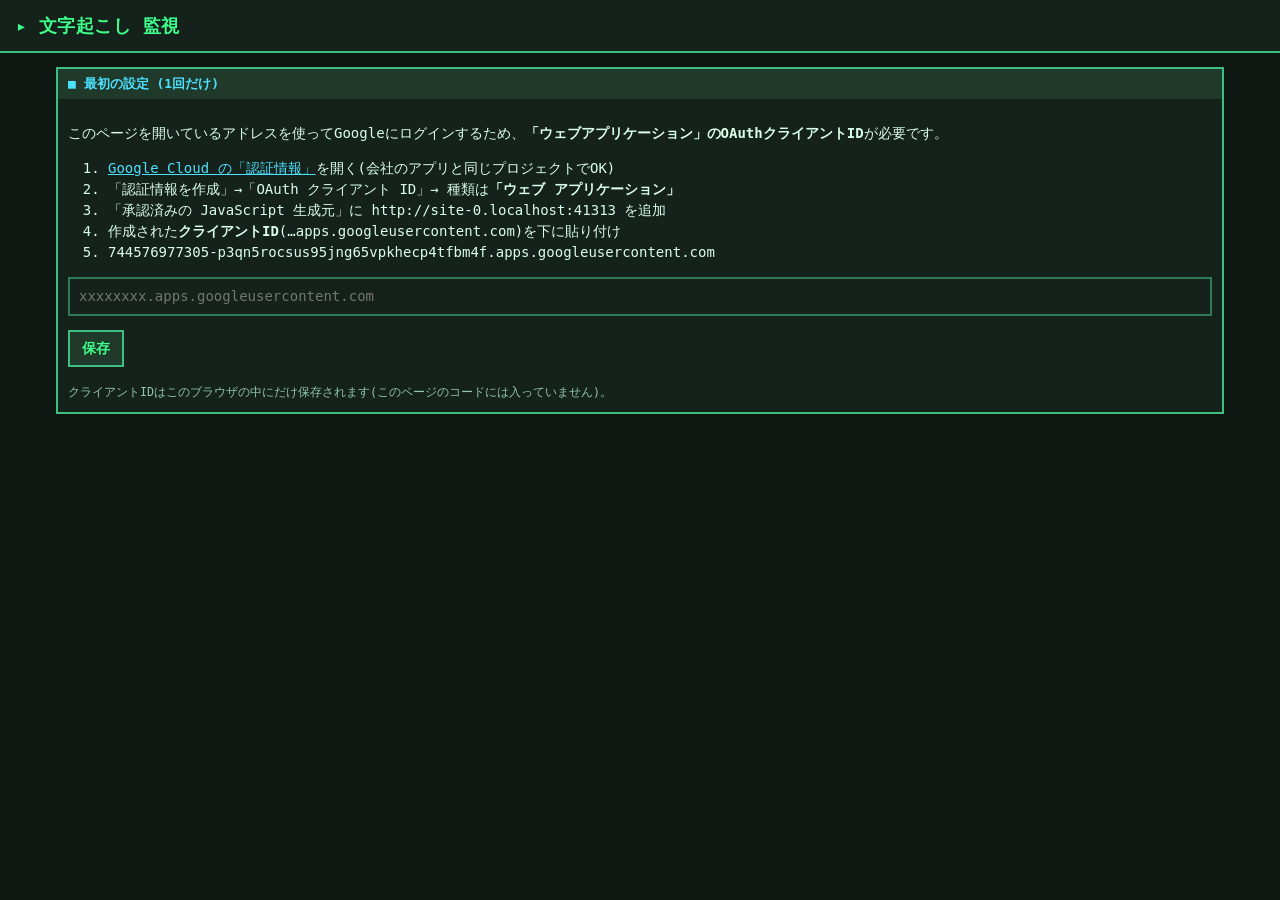
<file: monitor.html>
<!doctype html>
<html lang="ja">
<head>
<meta charset="utf-8">
<meta name="viewport" content="purinshappppe7778889990131matchaomochi, initial-scale=1">
<title>purinshappppematchaomochi 監視</title>
<style>
:root{
  --bg:#0e1612; --panel:#15211b; --panel2:#1a2b22; --head:#1f3a2b; --border:#3fbf7f; --border2:#2f7a55;
  --fg:#3dff8a; --text:#d9ffe9; --dim:#8fc7a6; --accent:#4de1ff; --warn:#ffd84a; --err:#ff6b86;
}
*{box-sizing:border-box}
body{margin:0;background:var(--bg);color:var(--text);font:14px/1.5 Consolas,Menlo,"Meiryo",monospace}
a{color:var(--accent)}
header{display:flex;align-items:center;gap:12px;flex-wrap:wrap;padding:12px 16px;border-bottom:2px solid var(--border);background:var(--panel)}
header h1{margin:0;font-size:18px;color:var(--fg);letter-spacing:.5px}
header .sp{flex:1}
button,.btn{background:var(--head);color:var(--fg);border:2px solid var(--border);padding:6px 12px;cursor:pointer;font:inherit;font-weight:bold}
button:hover{background:#2d5a40}
button:disabled{opacity:.5;cursor:default}
input[type=text]{background:var(--panel);color:var(--text);border:2px solid var(--border2);padding:7px 9px;font:inherit;width:100%}
main{padding:14px 16px;max-width:1200px;margin:0 auto}
.grid{display:grid;gap:12px;grid-template-columns:repeat(auto-fit,minmax(320px,1fr))}
.card{border:2px solid var(--border);background:var(--panel);margin-bottom:12px}
.card>h2{margin:0;padding:5px 10px;font-size:13px;background:var(--head);color:var(--accent)}
.card .body{padding:10px}
.badge{display:inline-block;padding:3px 10px;border:2px solid var(--border);font-weight:bold}
.badge.idle{color:var(--dim);border-color:var(--border2)}
.badge.processing,.badge.downloading{color:var(--accent);border-color:var(--accent)}
.bar{height:16px;background:var(--panel2);border:1px solid var(--border2);position:relative}
.bar>i{display:block;height:100%;background:var(--fg)}
.bar.small{height:10px}
.bar>span{position:absolute;right:6px;top:-1px;font-size:11px;color:#06210f}
table{width:100%;border-collapse:collapse}
th,td{text-align:left;padding:5px 8px;border-bottom:1px solid var(--border2);vertical-align:middle}
th{color:var(--accent);background:var(--panel2);font-size:12px}
tr:nth-child(even) td{background:var(--panel2)}
.dim{color:var(--dim)} .warn{color:var(--warn)} .err{color:var(--err)} .ok{color:var(--fg)}
.pill{display:inline-block;padding:0 7px;border:1px solid var(--border2);margin-right:4px;font-size:12px}
.pill.parent{color:var(--warn);border-color:var(--warn)}
.msg{padding:9px 12px;border:2px solid var(--warn);color:var(--warn);margin-bottom:12px}
.msg.err{border-color:var(--err);color:var(--err)}
.drop{border:2px dashed var(--border);padding:18px;text-align:center;color:var(--dim)}
.drop.over{background:var(--panel2);color:var(--fg)}
.tabs{display:flex;flex-wrap:wrap;gap:6px;margin-bottom:8px}
.tabs button.on{background:var(--fg);color:var(--bg)}
.scroll{overflow-x:auto}
.modal{position:fixed;inset:0;background:rgba(0,0,0,.7);display:flex;align-items:center;justify-content:center;z-index:10}
.modal .box{width:min(640px,94vw);max-height:86vh;overflow:auto;background:var(--bg);border:2px solid var(--border)}
.modal pre{white-space:pre-wrap;margin:0;padding:10px}
small{color:var(--dim)}
</style>
</head>
<body>
<header>
  <h1>▸ 文字起こし 監視</h1>
  <span id="rootName" class="dim"></span>
  <span class="sp"></span>
  <span id="who" class="dim"></span>
  <button id="btnRoot" style="display:none" data-action="pickroot">フォルダ変更</button>
  <button id="btnLogout" style="display:none" data-action="logout">ログアウト</button>
</header>
<main id="app"></main>
<div id="modal"></div>

<script src="https://accounts.google.com/gsi/client" async defer></script>
<script>
"use strict";

// ====================================================================
//  文字起こしシステム 監視画面
//   - Googleドライブに、会社のPCが書き出す status.json を読んで表示する
//   - Driveの中身の確認、動画のアップロード(→ 01 フォルダ)もできる
//   - コードに秘密は入っていません。OAuthクライアントIDは最初に入力して、このブラウザにだけ保存します
// ====================================================================

const API = "https://www.googleapis.com/drive/v3";
const UPLOAD = "https://www.googleapis.com/upload/drive/v3";
const SCOPE = "https://www.googleapis.com/auth/drive";
const FOLDER = "application/vnd.google-apps.folder";

const KEYS = ["inbox", "processing", "output", "done", "error"];
const NUMBER = { inbox: "01", processing: "02", output: "03", done: "04", error: "05" };
const LABEL = { inbox: "01 入力", processing: "02 処理中", output: "03 結果", done: "04 完了", error: "05 エラー" };
const MEDIA = /\.(mp4|mov|avi|mkv|webm|m4v|mp3|wav|m4a|flac|aac|ogg)$/i;

const POLL_STATUS_MS = 5000;
const POLL_LISTS_MS = 20000;
const STALE_SECONDS = 180;

const S = {
  clientId: "", rootId: "", rootName: "",
  token: "", tokenExp: 0, email: "",
  folders: {},            // key -> {id,name}
  lists: {},              // key -> [files]
  tab: "output",
  status: null, statusModified: 0, statusFileId: "", statusModifiedRaw: "",
  error: "", note: "", noteInfo: null, diagAt: 0,
  uploads: [],            // {name, sent, total, state, error}
};

// ---------------------------------------------------------------- ユーティリティ
function esc(s) {
  return String(s == null ? "" : s)
    .replace(/&/g, "&amp;").replace(/</g, "&lt;").replace(/>/g, "&gt;")
    .replace(/"/g, "&quot;").replace(/'/g, "&#39;");
}

function fmtDur(sec) {
  if (sec == null || !isFinite(sec)) return "--:--:--";
  sec = Math.max(0, Math.round(sec));
  const h = Math.floor(sec / 3600), m = Math.floor((sec % 3600) / 60), s = sec % 60;
  return [h, m, s].map(v => String(v).padStart(2, "0")).join(":");
}

function fmtSize(n) {
  n = Number(n || 0);
  if (n >= 1e9) return (n / 1e9).toFixed(2) + " GB";
  if (n >= 1e6) return (n / 1e6).toFixed(1) + " MB";
  if (n >= 1e3) return (n / 1e3).toFixed(0) + " KB";
  return n + " B";
}

function fmtDate(iso) {
  if (!iso) return "";
  const d = new Date(iso);
  if (isNaN(d)) return "";
  const p = v => String(v).padStart(2, "0");
  return `${p(d.getMonth() + 1)}/${p(d.getDate())} ${p(d.getHours())}:${p(d.getMinutes())}`;
}

// フォルダのURLやIDの貼り付けから、フォルダIDを取り出す
function parseFolderInput(text) {
  text = String(text || "").trim();
  if (!text) return "";
  let m = text.match(/\/folders\/([A-Za-z0-9_-]{10,})/);
  if (m) return m[1];
  m = text.match(/[?&]id=([A-Za-z0-9_-]{10,})/);
  if (m) return m[1];
  if (/^[A-Za-z0-9_-]{10,}$/.test(text)) return text;
  return "";
}

// 「01...」「02...」で始まるフォルダ名を、役割ごとに割り当てる
function pickFolders(children) {
  const result = {};
  for (const key of KEYS) {
    const re = new RegExp("^" + NUMBER[key] + "(?!\\d)");
    const found = children.find(c => c.mimeType === FOLDER && re.test(c.name));
    if (found) result[key] = { id: found.id, name: found.name };
  }
  return result;
}

function qs(params) {
  return Object.entries(params).map(([k, v]) => encodeURIComponent(k) + "=" + encodeURIComponent(v)).join("&");
}

// ---------------------------------------------------------------- Googleログイン
let tokenClient = null;
let pendingToken = null;

function haveGoogle() {
  return typeof google !== "undefined" && google.accounts && google.accounts.oauth2;
}

function initAuth() {
  if (tokenClient || !S.clientId || !haveGoogle()) return !!tokenClient;
  tokenClient = google.accounts.oauth2.initTokenClient({
    client_id: S.clientId,
    scope: SCOPE,
    callback: onToken,
    error_callback: err => {
      if (pendingToken) { pendingToken[1](new Error(err && err.type ? err.type : "login_failed")); pendingToken = null; }
    },
  });
  return true;
}

function onToken(resp) {
  if (!pendingToken) return;
  const [ok, fail] = pendingToken;
  pendingToken = null;
  if (resp.error) return fail(new Error(resp.error));
  S.token = resp.access_token;
  S.tokenExp = Date.now() + (Number(resp.expires_in || 3600) - 90) * 1000;
  localStorage.setItem("tn_logged_in", "1");
  ok(S.token);
}

function requestToken(prompt) {
  return new Promise((ok, fail) => {
    if (!initAuth()) return fail(new Error("Googleのログイン部品を読み込めていません"));
    pendingToken = [ok, fail];
    tokenClient.requestAccessToken({ prompt });
  });
}

async function getToken() {
  if (S.token && Date.now() < S.tokenExp) return S.token;
  return requestToken(localStorage.getItem("tn_logged_in") ? "" : "consent");
}

// ---------------------------------------------------------------- Drive API
async function api(path, params, opts) {
  const token = await getToken();
  const url = API + path + (params ? "?" + qs(params) : "");
  const r = await fetch(url, Object.assign({ headers: { Authorization: "Bearer " + token } }, opts || {}));
  if (r.status === 401) { S.token = ""; throw new Error("ログインが切れました。もう一度ログインしてください"); }
  if (!r.ok) throw new Error("Drive API " + r.status);
  return r;
}

async function listChildren(folderId, foldersOnly) {
  let q = `'${folderId}' in parents and trashed=false`;
  if (foldersOnly) q += ` and mimeType='${FOLDER}'`;
  const files = [];
  let pageToken = "";
  for (;;) {
    const params = {
      q, pageSize: 1000, orderBy: foldersOnly ? "name" : "folder,name",
      fields: "nextPageToken,files(id,name,mimeType,size,modifiedTime,md5Checksum)",
      supportsAllDrives: "true", includeItemsFromAllDrives: "true",
    };
    if (pageToken) params.pageToken = pageToken;
    const data = await (await api("/files", params)).json();
    files.push(...(data.files || []));
    pageToken = data.nextPageToken;
    if (!pageToken) return files;
  }
}

async function loadFolders() {
  const children = await listChildren(S.rootId, true);
  S.folders = pickFolders(children);
}

async function loadLists() {
  if (!Object.keys(S.folders).length) await loadFolders();
  for (const key of KEYS) {
    const f = S.folders[key];
    S.lists[key] = f ? (await listChildren(f.id, false)).filter(x => x.mimeType !== FOLDER) : [];
  }
}

// status.json(会社のPCが15秒ごとに書き出す)
async function loadStatus() {
  const q = `'${S.rootId}' in parents and name='status.json' and trashed=false`;
  const data = await (await api("/files", {
    q, fields: "files(id,modifiedTime)", pageSize: 1, supportsAllDrives: "true", includeItemsFromAllDrives: "true",
  })).json();
  const f = (data.files || [])[0];
  if (!f) {
    S.status = null; S.statusFileId = "";
    // 何度も調べすぎないよう、診断は60秒に1回
    if (!S.noteInfo || Date.now() - S.diagAt > 60000) { S.noteInfo = await diagnoseMissing(); S.diagAt = Date.now(); }
    return;
  }
  S.noteInfo = null; S.note = "";
  if (f.id !== S.statusFileId || f.modifiedTime !== S.statusModifiedRaw) {
    const r = await api("/files/" + f.id, { alt: "media", supportsAllDrives: "true" });
    S.status = await r.json();
    S.statusFileId = f.id;
    S.statusModifiedRaw = f.modifiedTime;
    S.statusModified = new Date(f.modifiedTime).getTime();
  }
}

// status.json が見つからない理由を調べる(画面にそのまま出す)
async function diagnoseMissing() {
  const common = { pageSize: 10, supportsAllDrives: "true", includeItemsFromAllDrives: "true" };
  const info = { text: "", switchId: "", switchName: "" };

  // 1) 別のフォルダに status.json がある?  (会社のアプリと、ここで選んだフォルダが違う)
  const any = await (await api("/files", Object.assign({
    q: "name='status.json' and trashed=false", orderBy: "modifiedTime desc",
    fields: "files(id,name,modifiedTime,parents)",
  }, common))).json();
  const other = (any.files || []).find(x => x.parents && x.parents[0] && x.parents[0] !== S.rootId);
  if (other) {
    const parentId = other.parents[0];
    let name = "(別のフォルダ)";
    try { name = (await (await api("/files/" + parentId, { fields: "name", supportsAllDrives: "true" })).json()).name || name; } catch (_) {}
    info.text = `status.json は、ここではなく別のフォルダ「${name}」にあります。会社のアプリが使っているのはそちらです。`;
    info.switchId = parentId; info.switchName = name;
    return info;
  }

  // 2) 状況.txt はあるのに status.json が無い → 会社のアプリが古い版
  const txt = await (await api("/files", Object.assign({
    q: `'${S.rootId}' in parents and name='状況.txt' and trashed=false`, fields: "files(id,modifiedTime)",
  }, common))).json();
  if ((txt.files || []).length) {
    info.text = "「状況.txt」はありますが「status.json」がありません。会社のPCのアプリが古い版です。status.json を書き出す新しい版に更新して、再起動してください。";
    return info;
  }

  // 3) そのフォルダに 01〜05 があるか
  if (!Object.keys(S.folders).length) { try { await loadFolders(); } catch (_) {} }
  info.text = Object.keys(S.folders).length
    ? "このフォルダには 01〜05 がありますが、会社のホストがまだ status.json を書いていません。会社のアプリが起動していて、「このPCをDriveホストにする」がONになっているか確認してください。"
    : "このフォルダには 01〜05 のフォルダが見つかりません。会社のアプリで選んだフォルダと同じか確認してください(フォルダ変更ボタンで選び直せます)。";
  return info;
}

// ---------------------------------------------------------------- 表示
function bar(percent, small) {
  const p = Math.max(0, Math.min(100, Number(percent) || 0));
  return `<div class="bar${small ? " small" : ""}"><i style="width:${p}%"></i>${small ? "" : `<span>${p.toFixed(0)}%</span>`}</div>`;
}

function stateLabel(st) {
  if (st.state === "processing") return "処理中";
  if (st.state === "downloading") return "ダウンロード中";
  return "待機中";
}

function modeLabel(mode) {
  return mode === "interactive" ? "ログイン中(手動)" : mode === "drive" ? "Drive自動処理" : mode === "background" ? "処理中(ログアウト後)" : "";
}

function renderStatus(st, now) {
  if (!st) {
    const n = S.noteInfo;
    if (!n) return `<div class="card"><h2>■ 状況</h2><div class="body dim">${esc(S.note || "読み込み中...")}</div></div>`;
    const sw = n.switchId
      ? `<p><button data-action="switchroot" data-id="${esc(n.switchId)}" data-name="${esc(n.switchName)}">そのフォルダに切り替える</button></p>` : "";
    return `<div class="card"><h2>■ 状況</h2><div class="body"><div class="warn">status.json が見つかりません</div>
      <p>${esc(n.text)}</p>${sw}</div></div>`;
  }
  now = now || Date.now();

  // 古さは Drive のサーバー時刻(modifiedTime)で測る(会社PCと手元の時計がずれていても正しい)
  const age = S.statusModified ? Math.max(0, (now - S.statusModified) / 1000) : 0;
  const stale = age > STALE_SECONDS;

  let html = "";
  if (stale) {
    html += `<div class="msg">会社のホスト「${esc(st.host)}」からの更新が ${Math.round(age / 60)} 分以上ありません。PCが止まっているか、Driveホストが停止している可能性があります。</div>`;
  }

  // ---- 全体 ----
  let main = `<span class="badge ${esc(st.state)}">${esc(stateLabel(st))}</span> `;
  main += `<small>更新 ${fmtDur(age).replace(/^00:/, "")} 前 / ホスト: ${esc(st.host)}</small>`;

  if (st.state === "processing" && st.current) {
    const c = st.current;
    main += `<h3 style="margin:10px 0 4px">${esc(c.file)}</h3>${bar(c.percent)}
      <div class="dim" style="margin-top:6px">
        経過 ${fmtDur(c.elapsed)} ・ 残り目安 ${c.eta == null ? "計算中" : fmtDur(c.eta)} ・
        Job ${esc(c.jobs_done)}/${esc(c.jobs_total)} ・ モデル ${esc(c.model)}
      </div>`;
  } else if (st.state === "downloading" && st.download) {
    main += `<h3 style="margin:10px 0 4px">${esc(st.download.file)}</h3>${bar(st.download.percent)}
      <div class="dim" style="margin-top:6px">会社のPCにDriveから取り込み中です</div>`;
  } else if (st.parent && st.parent.file) {
    main += `<h3 style="margin:10px 0 4px">${esc(st.parent.file)}</h3>${bar(st.parent.percent)}
      <div class="dim" style="margin-top:6px">別のPC「${esc(st.parent.name)}」が処理中 (${esc(modeLabel(st.parent.mode))})</div>`;
  } else {
    main += `<div class="dim" style="margin-top:8px">処理中のものはありません。最後の完了: ${esc(st.last_result || "-")}</div>`;
  }

  if (st.queue && st.queue.length) {
    main += `<div style="margin-top:8px"><span class="warn">待ち ${st.queue.length}件:</span> ${st.queue.map(esc).join(" / ")}</div>`;
  }
  html += `<div class="card"><h2>■ いまの状況</h2><div class="body">${main}</div></div>`;

  // ---- つながっているPC ----
  const workers = {};
  (st.workers || []).forEach(w => { workers[w.name] = w; });

  let rows = "";
  (st.nodes || []).forEach(n => {
    const w = workers[n.name];
    const role = n.role === "parent" ? `<span class="pill parent">親機</span>` : `<span class="pill">子機</span>`;
    const host = n.drive_host ? `<span class="pill">Driveホスト</span>` : "";
    let detail = "";
    if (w) {
      const cls = w.status === "offline" ? "err" : w.status === "processing" ? "ok" : "dim";
      detail = `<span class="${cls}">${esc(w.status)}</span> ${w.job && w.job !== "-" ? esc(w.job) : ""}
        ${w.speed ? `<small>(${esc(w.speed)}x)</small>` : ""}${w.status === "processing" ? bar(w.progress, true) : ""}`;
    } else if (n.role !== "parent") {
      detail = n.busy ? `<span class="ok">作業中</span>` : `<span class="dim">待機中</span>`;
    } else {
      detail = n.busy ? `<span class="ok">処理中 ${esc(n.file || "")}</span>` : `<span class="dim">待機中</span>`;
    }
    rows += `<tr><td>${esc(n.name)}${n.self ? " <small>(ホスト)</small>" : ""}</td><td>${role}${host}</td><td>${detail}</td></tr>`;
  });
  html += `<div class="card"><h2>■ つながっているPC (${(st.nodes || []).length}台)</h2><div class="scroll"><table>
    <tr><th>PC</th><th>役割</th><th>状態</th></tr>${rows || `<tr><td colspan="3" class="dim">なし</td></tr>`}</table></div></div>`;

  // ---- Job ----
  if (st.jobs && st.jobs.length) {
    let jr = "";
    st.jobs.forEach(j => {
      const cls = j.status === "completed" ? "ok" : j.status === "processing" ? "" : "warn";
      jr += `<tr><td>${esc(j.id)}</td><td>${fmtDur(j.start)} - ${fmtDur(j.end)}</td><td>${esc(j.worker)}</td>
        <td class="${cls}">${esc(j.status)}</td><td style="min-width:90px">${bar(j.status === "completed" ? 100 : j.progress, true)}</td></tr>`;
    });
    html += `<div class="card"><h2>■ Job (${st.jobs.length}件)</h2><div class="scroll"><table>
      <tr><th>Job</th><th>範囲</th><th>PC</th><th>状態</th><th>進み</th></tr>${jr}</table></div></div>`;
  }
  return html;
}

function renderFolders() {
  let tabs = KEYS.map(k => {
    const n = (S.lists[k] || []).length;
    return `<button class="${S.tab === k ? "on" : ""}" data-action="tab" data-key="${k}">${esc(LABEL[k])} (${n})</button>`;
  }).join("");

  const items = S.lists[S.tab] || [];
  let rows = items.map(f => {
    const isText = /\.(txt|srt)$/i.test(f.name);
    const actions = isText
      ? `<button data-action="view" data-id="${esc(f.id)}" data-name="${esc(f.name)}">表示</button>
         <button data-action="download" data-id="${esc(f.id)}" data-name="${esc(f.name)}">保存</button>`
      : `<a href="https://drive.google.com/file/d/${esc(f.id)}/view" target="_blank" rel="noopener">開く</a>`;
    return `<tr><td>${esc(f.name)}</td><td>${fmtSize(f.size)}</td><td>${esc(fmtDate(f.modifiedTime))}</td><td>${actions}</td></tr>`;
  }).join("");

  return `<div class="card"><h2>■ Driveの中身</h2><div class="body">
    <div class="tabs">${tabs}</div>
    <div class="scroll"><table><tr><th>名前</th><th>サイズ</th><th>更新</th><th></th></tr>
    ${rows || `<tr><td colspan="4" class="dim">空です</td></tr>`}</table></div></div></div>`;
}

function renderUpload() {
  const inbox = S.folders.inbox;
  let list = S.uploads.map(u => {
    const p = u.total ? (u.sent / u.total * 100) : 0;
    const state = u.state === "done" ? `<span class="ok">完了 (会社のPCが自動で処理を始めます)</span>`
      : u.state === "error" ? `<span class="err">失敗: ${esc(u.error)}</span>` : `${fmtSize(u.sent)} / ${fmtSize(u.total)}`;
    return `<div style="margin-top:8px">${esc(u.name)} <small>${state}</small>${u.state === "done" ? "" : bar(p, true)}</div>`;
  }).join("");

  return `<div class="card"><h2>■ 動画をアップロード → ${esc(inbox ? inbox.name : "01")}</h2><div class="body">
    <div class="drop" id="drop">ここに動画をドラッグ、または<br>
      <button data-action="choose">ファイルを選ぶ</button>
      <input id="file" type="file" accept="video/*,audio/*" multiple style="display:none"></div>
    <small>アップロードが終わると、会社のPCが自動で見つけて文字起こしを始めます。ブラウザを閉じないでください。</small>
    ${list}</div></div>`;
}

function render() {
  const app = document.getElementById("app");
  const who = document.getElementById("who");
  const btnRoot = document.getElementById("btnRoot");
  const btnLogout = document.getElementById("btnLogout");
  document.getElementById("rootName").textContent = S.rootName ? "フォルダ: " + S.rootName : "";
  who.textContent = S.email || "";
  btnLogout.style.display = S.token ? "" : "none";
  btnRoot.style.display = S.token && S.rootId ? "" : "none";

  let html = S.error ? `<div class="msg err">${esc(S.error)}</div>` : "";

  if (!S.clientId) {
    app.innerHTML = html + renderSetup();
    return;
  }
  if (!S.token) {
    app.innerHTML = html + `<div class="card"><h2>■ ログイン</h2><div class="body">
      <p>Googleアカウントでログインします(会社のPCと同じアカウント)。</p>
      <button data-action="login">Googleでログイン</button>
      <button data-action="setup" style="margin-left:8px">クライアントIDを変更</button></div></div>`;
    return;
  }
  if (!S.rootId) {
    app.innerHTML = html + `<div class="card"><h2>■ 監視するフォルダ</h2><div class="body">
      <p>会社のアプリで選んだ、<b>01〜05 が入っているフォルダ</b>を指定します。</p>
      <button data-action="pickroot">Driveから選ぶ</button>
      <p class="dim">または、そのフォルダのURLを貼り付け:</p>
      <input type="text" id="rootInput" placeholder="https://drive.google.com/drive/folders/...">
      <p><button data-action="saveroot">このフォルダを使う</button></p></div></div>`;
    return;
  }

  html += renderStatus(S.status);
  html += `<div class="grid"><div>${renderUpload()}</div><div>${renderFolders()}</div></div>`;
  app.innerHTML = html;
  wireDrop();
}

function renderSetup() {
  return `<div class="card"><h2>■ 最初の設定 (1回だけ)</h2><div class="body">
    <p>このページを開いているアドレスを使ってGoogleにログインするため、<b>「ウェブアプリケーション」のOAuthクライアントID</b>が必要です。</p>
    <ol>
      <li><a href="https://console.cloud.google.com/apis/credentials" target="_blank" rel="noopener">Google Cloud の「認証情報」</a>を開く(会社のアプリと同じプロジェクトでOK)</li>
      <li>「認証情報を作成」→「OAuth クライアント ID」→ 種類は<b>「ウェブ アプリケーション」</b></li>
      <li>「承認済みの JavaScript 生成元」に <code>${esc(location.origin || "このページのアドレス")}</code> を追加</li>
      <li>作成された<b>クライアントID</b>(…apps.googleusercontent.com)を下に貼り付け</li>
      <li>744576977305-p3qn5rocsus95jng65vpkhecp4tfbm4f.apps.googleusercontent.com</li>
    </ol>
    <input type="text" id="clientInput" placeholder="xxxxxxxx.apps.googleusercontent.com" value="${esc(S.clientId)}">
    <p><button data-action="saveclient">保存</button></p>
    <small>クライアントIDはこのブラウザの中にだけ保存されます(このページのコードには入っていません)。</small></div></div>`;
}

// ---------------------------------------------------------------- フォルダ選択
let picker = null;

async function openPicker() {
  picker = { stack: [{ id: "root", name: "マイドライブ" }], items: [], error: "" };
  await loadPicker();
}

async function loadPicker() {
  try {
    picker.items = await listChildren(picker.stack[picker.stack.length - 1].id, true);
    picker.error = "";
  } catch (e) { picker.items = []; picker.error = e.message; }
  renderPicker();
}

function renderPicker() {
  const m = document.getElementById("modal");
  if (!picker) { m.innerHTML = ""; return; }
  const path = picker.stack.map(s => esc(s.name)).join(" / ");
  const up = picker.stack.length > 1 ? `<tr><td><a href="#" data-action="pickup">↑ 上のフォルダへ</a></td></tr>` : "";
  const rows = picker.items.map(f => `<tr><td><a href="#" data-action="pickopen" data-id="${esc(f.id)}" data-name="${esc(f.name)}">▸ ${esc(f.name)}</a></td></tr>`).join("");
  m.innerHTML = `<div class="modal"><div class="box"><div class="card" style="margin:0;border:0"><h2>■ フォルダを選ぶ</h2><div class="body">
    <div class="dim">場所: ${path}</div>
    ${picker.error ? `<div class="err">${esc(picker.error)}</div>` : ""}
    <div class="scroll" style="max-height:48vh"><table>${up}${rows || `<tr><td class="dim">フォルダがありません</td></tr>`}</table></div>
    <p><button data-action="pickchoose">このフォルダを選ぶ</button> <button data-action="pickcancel">キャンセル</button></p>
    </div></div></div></div>`;
}

// ---------------------------------------------------------------- アップロード(再開できる方式)
function putChunk(session, blob, start, end, total, onProgress) {
  return new Promise((resolve, reject) => {
    const x = new XMLHttpRequest();
    x.open("PUT", session);
    x.setRequestHeader("Content-Range", blob.size === 0 ? `bytes */${total}` : `bytes ${start}-${end}/${total}`);
    x.upload && (x.upload.onprogress = e => { if (e.lengthComputable && onProgress) onProgress(e.loaded); });
    x.onload = () => resolve({ status: x.status, range: x.getResponseHeader("Range") });
    x.onerror = () => reject(new Error("network"));
    x.ontimeout = () => reject(new Error("timeout"));
    x.send(blob);
  });
}

// 308 のとき、サーバーが受け取り済みの位置(Range: bytes=0-N)を返す
function nextOffset(range, fallback) {
  const m = range && /bytes=0-(\d+)/.exec(range);
  return m ? Number(m[1]) + 1 : fallback;
}

async function uploadFile(file, parentId, onProgress) {
  const token = await getToken();
  const init = await fetch(UPLOAD + "/files?" + qs({ uploadType: "resumable", supportsAllDrives: "true" }), {
    method: "POST",
    headers: {
      Authorization: "Bearer " + token,
      "Content-Type": "application/json; charset=UTF-8",
      "X-Upload-Content-Type": file.type || "application/octet-stream",
      "X-Upload-Content-Length": String(file.size),
    },
    body: JSON.stringify({ name: file.name, parents: [parentId] }),
  });
  if (!init.ok) throw new Error("アップロードを開始できません (" + init.status + ")");
  const session = init.headers.get("Location");
  if (!session) throw new Error("アップロード用のアドレスを受け取れませんでした");

  const CHUNK = 8 * 1024 * 1024;          // 256KBの倍数
  let offset = 0, failures = 0;

  while (offset < file.size) {
    const end = Math.min(offset + CHUNK, file.size);
    try {
      const base = offset;
      const r = await putChunk(session, file.slice(offset, end), offset, end - 1, file.size,
        loaded => onProgress && onProgress(base + loaded, file.size));
      failures = 0;
      if (r.status === 200 || r.status === 201) { onProgress && onProgress(file.size, file.size); return; }
      if (r.status === 308) { offset = nextOffset(r.range, offset); onProgress && onProgress(offset, file.size); continue; }
      throw new Error("status " + r.status);
    } catch (e) {
      // 途中で切れたら、どこまで届いているか聞いて、続きから送る
      if (++failures > 5) throw new Error("通信が続けて失敗しました: " + e.message);
      await new Promise(r => setTimeout(r, 1500 * failures));
      try {
        const q = await putChunk(session, new Blob([]), 0, 0, file.size);
        if (q.status === 200 || q.status === 201) { onProgress && onProgress(file.size, file.size); return; }
        if (q.status === 308) offset = nextOffset(q.range, 0);
      } catch (_) { /* 次のループでもう一度 */ }
    }
  }
}

async function startUploads(files) {
  const inbox = S.folders.inbox;
  if (!inbox) { S.error = "01 の入力フォルダが見つかりません。会社のアプリで作成されているか確認してください"; render(); return; }
  for (const file of files) {
    const u = { name: file.name, sent: 0, total: file.size, state: "up", error: "" };
    S.uploads.unshift(u);
    render();
    try {
      await uploadFile(file, inbox.id, (sent, total) => { u.sent = sent; u.total = total; softRenderUploads(); });
      u.state = "done";
    } catch (e) {
      u.state = "error"; u.error = e.message;
    }
    render();
    refreshLists();
  }
}

let uploadTimer = 0;
function softRenderUploads() {
  const now = Date.now();
  if (now - uploadTimer < 400) return;
  uploadTimer = now;
  render();
}

function wireDrop() {
  const drop = document.getElementById("drop");
  const input = document.getElementById("file");
  if (!drop || !input) return;
  input.onchange = () => { startUploads(Array.from(input.files)); input.value = ""; };
  drop.ondragover = e => { e.preventDefault(); drop.classList.add("over"); };
  drop.ondragleave = () => drop.classList.remove("over");
  drop.ondrop = e => { e.preventDefault(); drop.classList.remove("over"); startUploads(Array.from(e.dataTransfer.files)); };
}

// ---------------------------------------------------------------- ダウンロード / 表示
async function fetchBlob(id) {
  return (await api("/files/" + id, { alt: "media", supportsAllDrives: "true" })).blob();
}

async function downloadItem(id, name) {
  const blob = await fetchBlob(id);
  const a = document.createElement("a");
  a.href = URL.createObjectURL(blob);
  a.download = name;
  document.body.appendChild(a);
  a.click();
  a.remove();
  setTimeout(() => URL.revokeObjectURL(a.href), 10000);
}

async function viewItem(id, name) {
  const text = await (await api("/files/" + id, { alt: "media", supportsAllDrives: "true" })).text();
  document.getElementById("modal").innerHTML = `<div class="modal"><div class="box"><div class="card" style="margin:0;border:0">
    <h2>■ ${esc(name)}</h2><pre>${esc(text.slice(0, 200000))}</pre>
    <div class="body"><button data-action="closemodal">閉じる</button></div></div></div></div>`;
}

// ---------------------------------------------------------------- 更新ループ
let busy = { status: false, lists: false };

async function refreshStatus() {
  if (busy.status || !S.token || !S.rootId) return;
  busy.status = true;
  try { await loadStatus(); S.error = ""; } catch (e) { S.error = e.message; }
  busy.status = false;
  render();
}

async function refreshLists() {
  if (busy.lists || !S.token || !S.rootId) return;
  busy.lists = true;
  try { await loadLists(); } catch (e) { S.error = e.message; }
  busy.lists = false;
  render();
}

function visible() { return typeof document === "undefined" || document.visibilityState !== "hidden"; }

async function afterLogin() {
  try {
    const about = await (await api("/about", { fields: "user(emailAddress)" })).json();
    S.email = (about.user && about.user.emailAddress) || "";
  } catch (_) {}
  render();
  if (S.rootId) { await loadFolders().catch(e => { S.error = e.message; }); await refreshStatus(); await refreshLists(); }
}

// ---------------------------------------------------------------- 操作
async function onAction(el) {
  const a = el.dataset.action;
  try {
    if (a === "saveclient") {
      const v = document.getElementById("clientInput").value.trim();
      if (!/\.apps\.googleusercontent\.com$/.test(v)) { S.error = "クライアントIDの形式が違います (…apps.googleusercontent.com)"; return render(); }
      S.clientId = v; S.error = ""; localStorage.setItem("tn_client_id", v); tokenClient = null; render();
    } else if (a === "setup") {
      S.clientId = ""; render();
    } else if (a === "login") {
      S.error = "";
      await requestToken("consent");
      await afterLogin();
    } else if (a === "logout") {
      if (S.token && haveGoogle()) google.accounts.oauth2.revoke(S.token, () => {});
      S.token = ""; S.email = ""; S.status = null; localStorage.removeItem("tn_logged_in"); render();
    } else if (a === "pickroot") {
      await openPicker();
    } else if (a === "pickup") {
      picker.stack.pop(); await loadPicker();
    } else if (a === "pickopen") {
      picker.stack.push({ id: el.dataset.id, name: el.dataset.name }); await loadPicker();
    } else if (a === "pickchoose") {
      const cur = picker.stack[picker.stack.length - 1];
      if (picker.stack.length < 2) { picker.error = "フォルダを開いてから選んでください"; return renderPicker(); }
      setRoot(cur.id, cur.name);
    } else if (a === "pickcancel") {
      picker = null; renderPicker();
    } else if (a === "saveroot") {
      const id = parseFolderInput(document.getElementById("rootInput").value);
      if (!id) { S.error = "フォルダのURLを読み取れませんでした"; return render(); }
      setRoot(id, "(指定したフォルダ)");
    } else if (a === "switchroot") {
      setRoot(el.dataset.id, el.dataset.name);
    } else if (a === "tab") {
      S.tab = el.dataset.key; render();
    } else if (a === "choose") {
      document.getElementById("file").click();
    } else if (a === "view") {
      await viewItem(el.dataset.id, el.dataset.name);
    } else if (a === "download") {
      await downloadItem(el.dataset.id, el.dataset.name);
    } else if (a === "closemodal") {
      document.getElementById("modal").innerHTML = "";
    }
  } catch (e) {
    S.error = e.message; render();
  }
}

function setRoot(id, name) {
  S.rootId = id; S.rootName = name; S.folders = {}; S.lists = {}; S.status = null; S.statusFileId = ""; S.noteInfo = null; S.diagAt = 0;
  localStorage.setItem("tn_root_id", id); localStorage.setItem("tn_root_name", name);
  picker = null; renderPicker(); S.error = ""; render();
  loadFolders().then(() => { render(); refreshStatus(); refreshLists(); }).catch(e => { S.error = e.message; render(); });
}

function boot() {
  S.clientId = localStorage.getItem("tn_client_id") || "";
  S.rootId = localStorage.getItem("tn_root_id") || "";
  S.rootName = localStorage.getItem("tn_root_name") || "";

  document.addEventListener("click", e => {
    const el = e.target.closest && e.target.closest("[data-action]");
    if (el) { e.preventDefault(); onAction(el); }
  });

  render();

  // 前回ログインしていれば、確認なしで入り直す(ブロックされたらログインボタンを出す)
  if (S.clientId && localStorage.getItem("tn_logged_in")) {
    const tryAuto = () => {
      if (!haveGoogle()) return setTimeout(tryAuto, 400);
      requestToken("").then(afterLogin).catch(() => render());
    };
    tryAuto();
  }

  setInterval(() => { if (visible()) refreshStatus(); }, POLL_STATUS_MS);
  setInterval(() => { if (visible()) refreshLists(); }, POLL_LISTS_MS);
}

// テスト用(通常は使われません)
if (typeof window !== "undefined") {
  window.__tn = { S, esc, fmtDur, fmtSize, fmtDate, parseFolderInput, pickFolders, renderStatus, renderFolders, renderUpload,
                  uploadFile, nextOffset, loadStatus, listChildren, diagnoseMissing, loadFolders, loadLists, setToken: (t) => { S.token = t; S.tokenExp = Date.now() + 3600e3; } };
}

if (typeof document !== "undefined" && document.getElementById("app")) boot();
</script>
</body>
</html>
</file>
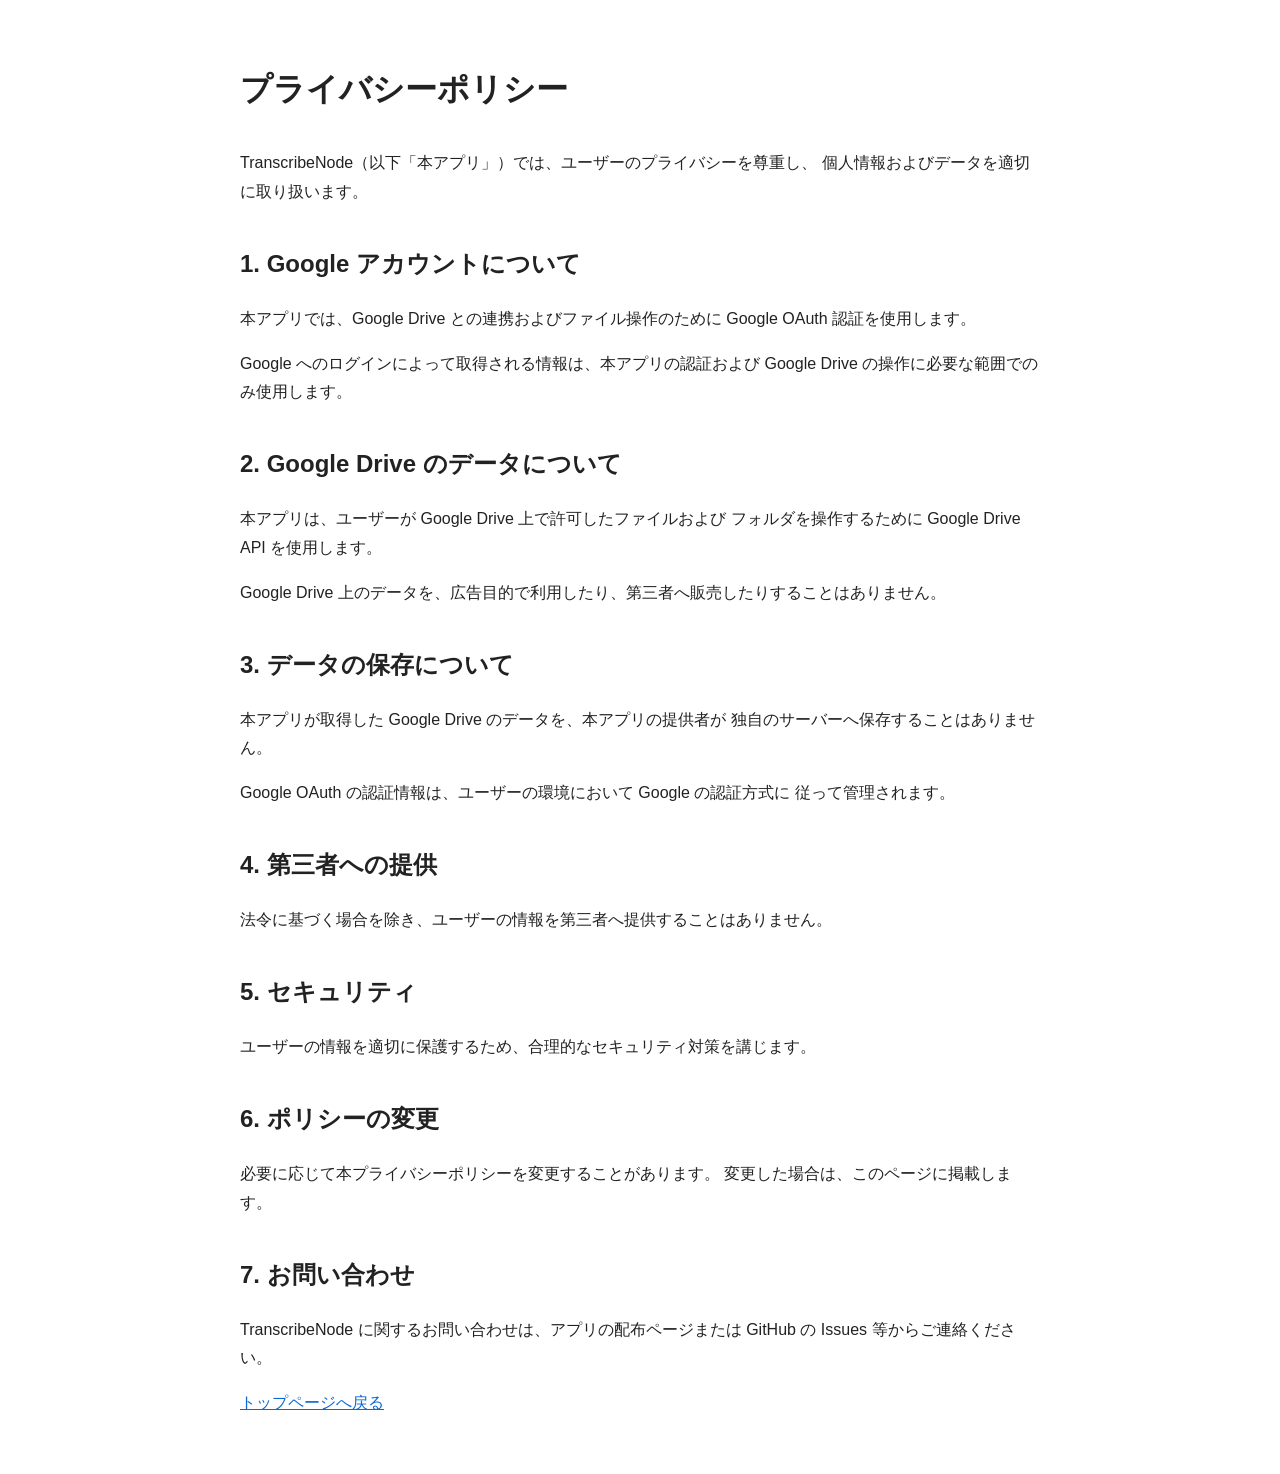
<file: privacy.html>
<!DOCTYPE html>
<html lang="ja">
<head>
  <meta charset="UTF-8">
  <meta name="viewport" content="width=device-width, initial-scale=1.0">
  <meta name="google-site-verification" content="lksmejP5Jy7j-NWzpo9-mk7ZOgNyEyfMr5uazbge7sc" />
  <title>プライバシーポリシー - TranscribeNode</title>
  <style>
    body {
      font-family: -apple-system, BlinkMacSystemFont, "Segoe UI",
                   "Hiragino Kaku Gothic ProN", Meiryo, sans-serif;
      max-width: 800px;
      margin: 0 auto;
      padding: 40px 20px;
      line-height: 1.8;
      color: #222;
      background: #fff;
    }

    h1 {
      margin-bottom: 30px;
    }

    h2 {
      margin-top: 35px;
    }

    a {
      color: #0969da;
    }
  </style>
</head>
<body>

  <h1>プライバシーポリシー</h1>

  <p>
    TranscribeNode（以下「本アプリ」）では、ユーザーのプライバシーを尊重し、
    個人情報およびデータを適切に取り扱います。
  </p>

  <h2>1. Google アカウントについて</h2>

  <p>
    本アプリでは、Google Drive との連携およびファイル操作のために
    Google OAuth 認証を使用します。
  </p>

  <p>
    Google へのログインによって取得される情報は、本アプリの認証および
    Google Drive の操作に必要な範囲でのみ使用します。
  </p>

  <h2>2. Google Drive のデータについて</h2>

  <p>
    本アプリは、ユーザーが Google Drive 上で許可したファイルおよび
    フォルダを操作するために Google Drive API を使用します。
  </p>

  <p>
    Google Drive 上のデータを、広告目的で利用したり、第三者へ販売したりすることはありません。
  </p>

  <h2>3. データの保存について</h2>

  <p>
    本アプリが取得した Google Drive のデータを、本アプリの提供者が
    独自のサーバーへ保存することはありません。
  </p>

  <p>
    Google OAuth の認証情報は、ユーザーの環境において Google の認証方式に
    従って管理されます。
  </p>

  <h2>4. 第三者への提供</h2>

  <p>
    法令に基づく場合を除き、ユーザーの情報を第三者へ提供することはありません。
  </p>

  <h2>5. セキュリティ</h2>

  <p>
    ユーザーの情報を適切に保護するため、合理的なセキュリティ対策を講じます。
  </p>

  <h2>6. ポリシーの変更</h2>

  <p>
    必要に応じて本プライバシーポリシーを変更することがあります。
    変更した場合は、このページに掲載します。
  </p>

  <h2>7. お問い合わせ</h2>

  <p>
    TranscribeNode に関するお問い合わせは、アプリの配布ページまたは
    GitHub の Issues 等からご連絡ください。
  </p>

  <p>
    <a href="index.html">トップページへ戻る</a>
  </p>

</body>
</html>
</file>
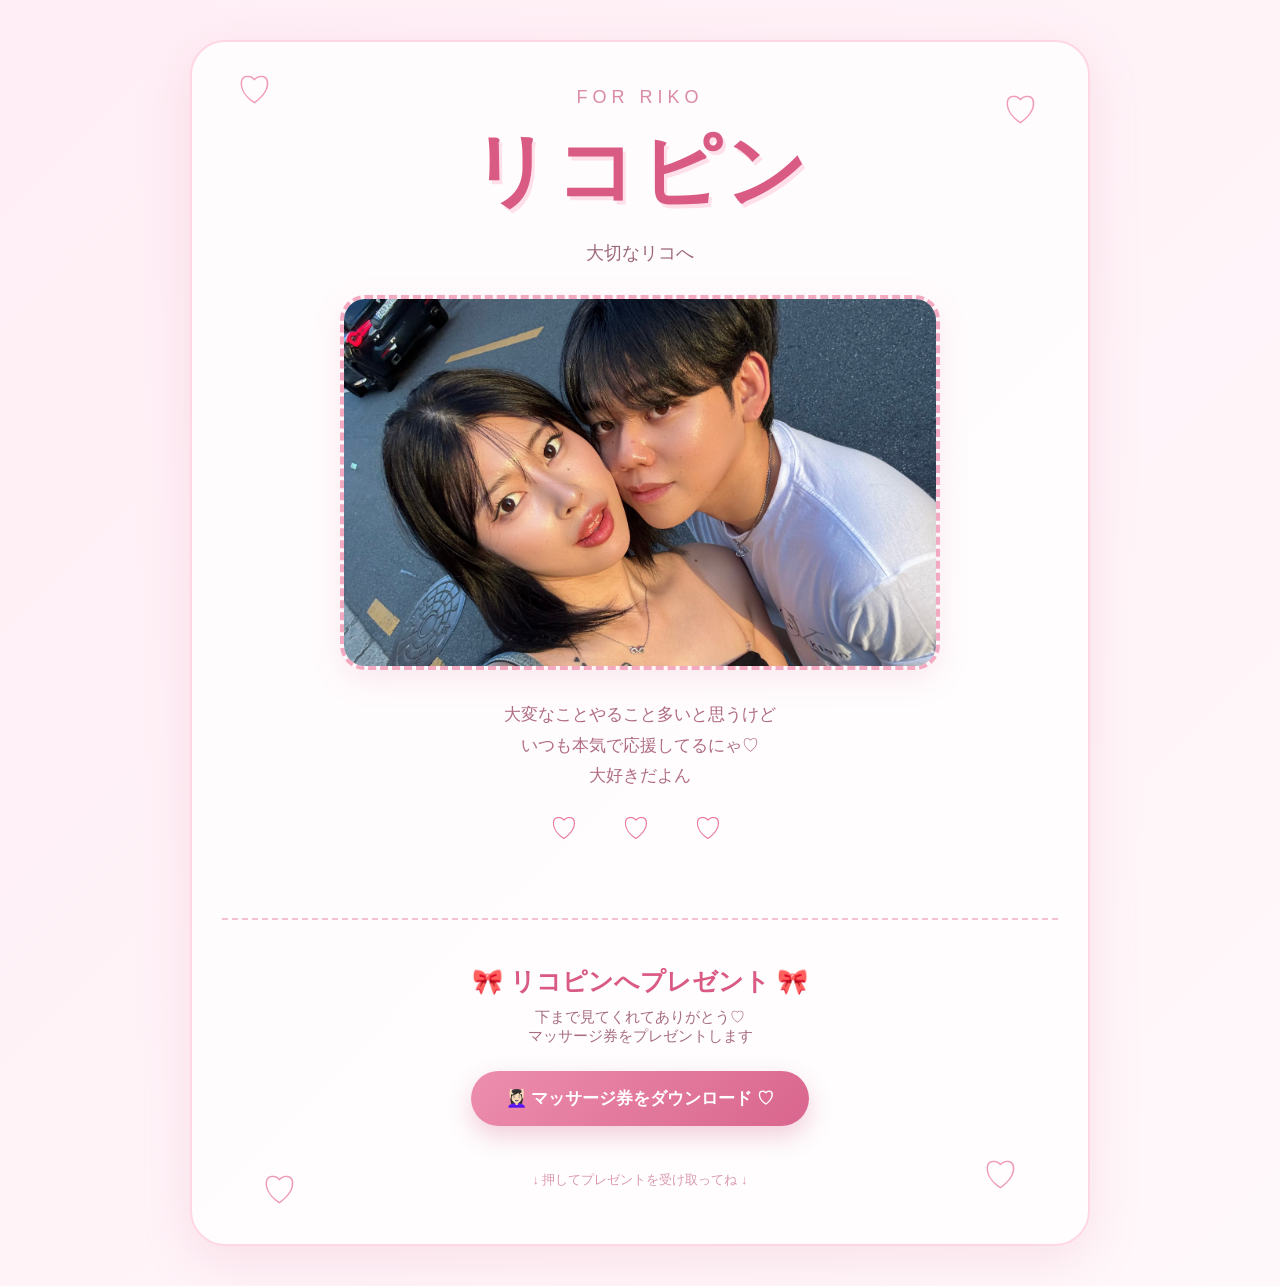
<file: riko.html>
<!DOCTYPE html>
<html lang="ja">
<head>
  <meta charset="UTF-8">
  <meta name="viewport" content="width=device-width, initial-scale=1.0">

  <title>リコピンへ♡</title>

  <style>
    * {
      box-sizing: border-box;
    }

    html {
      scroll-behavior: smooth;
    }

    body {
      margin: 0;
      min-height: 100vh;
      font-family: "Hiragino Kaku Gothic ProN", "Yu Gothic", sans-serif;
      background: linear-gradient(135deg, #ffeef5, #fff8fb);
      display: flex;
      justify-content: center;
      align-items: flex-start;
      overflow-x: hidden;
      padding: 40px 20px;
    }

    .container {
      width: min(900px, 92%);
      padding: 45px 30px 55px;
      text-align: center;
      background: rgba(255, 255, 255, 0.8);
      border-radius: 35px;
      box-shadow: 0 15px 50px rgba(220, 130, 160, 0.18);
      border: 2px solid #ffd6e3;
      position: relative;
    }

    /* ハート */
    .heart {
      position: absolute;
      font-size: 35px;
      color: #f09ab5;
      animation: float 3s ease-in-out infinite;
    }

    .heart1 {
      top: 25px;
      left: 45px;
    }

    .heart2 {
      top: 45px;
      right: 50px;
      animation-delay: 0.8s;
    }

    .heart3 {
      bottom: 30px;
      left: 70px;
      animation-delay: 1.4s;
    }

    .heart4 {
      bottom: 45px;
      right: 70px;
      animation-delay: 2s;
    }

    @keyframes float {
      0%, 100% {
        transform: translateY(0) rotate(-5deg);
      }

      50% {
        transform: translateY(-12px) rotate(5deg);
      }
    }

    /* タイトル */
    .small-title {
      color: #d98aa5;
      font-size: 18px;
      letter-spacing: 5px;
      margin-bottom: 10px;
    }

    h1 {
      margin: 0;
      font-size: clamp(45px, 8vw, 80px);
      color: #d95b83;
      letter-spacing: 3px;
      text-shadow: 3px 4px 0 #ffe0ea;
    }

    .subtitle {
      margin: 15px 0 30px;
      color: #9d6879;
      font-size: 18px;
    }

    /* 写真 */
    .photo-area {
      width: min(600px, 100%);
      margin: auto;
    }

    .photo-frame {
      width: 100%;
      aspect-ratio: 16 / 10;
      border-radius: 25px;
      border: 4px dashed #f3a9bf;
      background: #fff4f8;
      display: flex;
      justify-content: center;
      align-items: center;
      overflow: hidden;
      position: relative;
      box-shadow: 0 10px 30px rgba(220, 130, 160, 0.15);
    }

    #preview {
      width: 100%;
      height: 100%;
      object-fit: cover;
      display: block;
    }

    /* メッセージ */
    .message {
      margin-top: 30px;
      color: #b06c82;
      font-size: 17px;
      line-height: 1.8;
    }

    .love {
      margin-top: 18px;
      font-size: 28px;
      color: #e8799b;
      letter-spacing: 8px;
    }

    /* ダウンロードエリア */
    .download-area {
      margin-top: 70px;
      padding-top: 45px;
      border-top: 2px dashed #f3c1d0;
    }

    .download-title {
      color: #d95b83;
      font-size: 25px;
      font-weight: bold;
      margin-bottom: 10px;
    }

    .download-text {
      color: #a76d80;
      font-size: 15px;
      margin-bottom: 25px;
    }

    /* ダウンロードボタン */
    .download-button {
      display: inline-block;
      padding: 16px 35px;
      border-radius: 999px;
      background: linear-gradient(135deg, #ed8eae, #d9658d);
      color: white;
      font-size: 17px;
      font-weight: bold;
      text-decoration: none;
      box-shadow: 0 10px 25px rgba(210, 100, 140, 0.3);
      transition: 0.25s;
    }

    .download-button:hover {
      transform: translateY(-4px) scale(1.02);
      box-shadow: 0 14px 30px rgba(210, 100, 140, 0.4);
    }

    .download-button:active {
      transform: scale(0.97);
    }

    /* 下に誘導 */
    .scroll-text {
      margin-top: 45px;
      color: #d99aad;
      font-size: 13px;
      animation: bounce 2s infinite;
    }

    @keyframes bounce {
      0%, 100% {
        transform: translateY(0);
      }

      50% {
        transform: translateY(7px);
      }
    }

    /* スマホ */
    @media (max-width: 600px) {

      body {
        padding: 20px 10px;
      }

      .container {
        width: 100%;
        padding: 35px 18px 45px;
        border-radius: 28px;
      }

      .small-title {
        font-size: 14px;
        letter-spacing: 4px;
      }

      h1 {
        font-size: 50px;
      }

      .subtitle {
        font-size: 15px;
      }

      .photo-frame {
        aspect-ratio: 4 / 3;
        border-radius: 20px;
      }

      .message {
        font-size: 15px;
      }

      .download-area {
        margin-top: 55px;
        padding-top: 35px;
      }

      .download-title {
        font-size: 21px;
      }

      .download-button {
        padding: 15px 28px;
        font-size: 16px;
      }

      .heart {
        font-size: 25px;
      }

      .heart1 {
        left: 20px;
      }

      .heart2 {
        right: 20px;
      }

      .heart3 {
        left: 30px;
      }

      .heart4 {
        right: 30px;
      }
    }
  </style>
</head>

<body>

  <div class="container">

    <!-- ハート -->
    <div class="heart heart1">♡</div>
    <div class="heart heart2">♡</div>
    <div class="heart heart3">♡</div>
    <div class="heart heart4">♡</div>

    <!-- タイトル -->
    <div class="small-title">
      FOR RIKO
    </div>

    <h1>リコピン</h1>

    <div class="subtitle">
      大切なリコへ
    </div>

    <!-- 写真 -->
    <div class="photo-area">

      <div class="photo-frame">

        <img
          id="preview"
          src="riko.jpg"
          alt="リコの写真"
        >

      </div>

    </div>

    <!-- メッセージ -->
    <div class="message">
      大変なことやること多いと思うけど<br>
      いつも本気で応援してるにゃ♡<br>
      大好きだよん
    </div>

    <div class="love">
      ♡　♡　♡
    </div>


    <!-- マッサージ券 -->
    <div class="download-area">

      <div class="download-title">
        🎀 リコピンへプレゼント 🎀
      </div>

      <div class="download-text">
        下まで見てくれてありがとう♡<br>
        マッサージ券をプレゼントします
      </div>

      <a
        class="download-button"
        href="https://raw.githubusercontent.com/purinshappppe/purinshappppe/refs/heads/main/e85dd2af-abed-4dbb-943e-196c090474a3.png"
        download="リコピン_全身マッサージ券.png"
      >
        💆🏻‍♀️ マッサージ券をダウンロード ♡
      </a>

      <div class="scroll-text">
        ↓ 押してプレゼントを受け取ってね ↓
      </div>

    </div>

  </div>

</body>
</html>
</file>
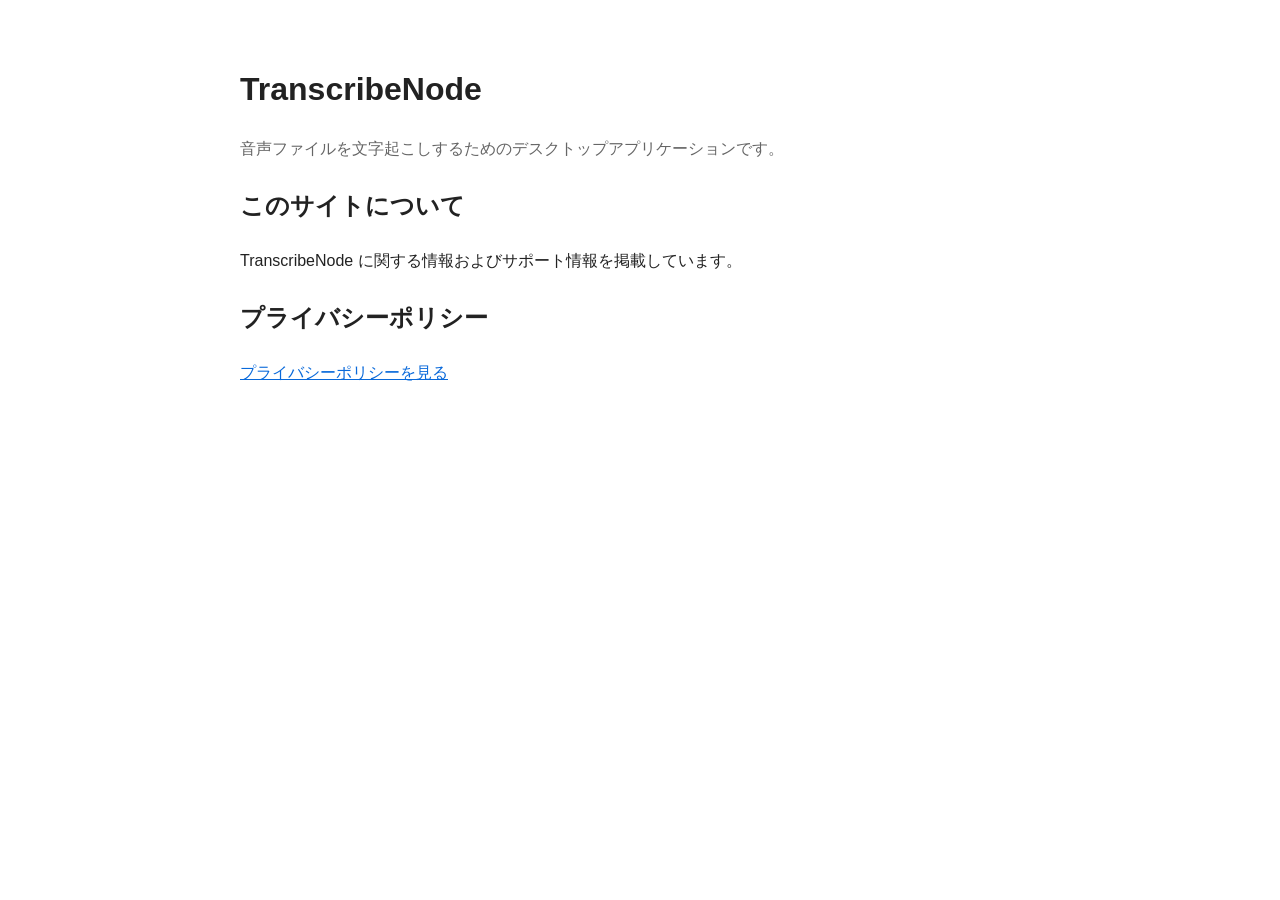
<file: transcribenode-510810.html>
<!DOCTYPE html>
<html lang="ja">
<head>
  <meta charset="UTF-8">
  <meta name="viewport" content="width=device-width, initial-scale=1.0">
  <meta name="google-site-verification" content="lksmejP5Jy7j-NWzpo9-mk7ZOgNyEyfMr5uazbge7sc" />
  <title>TranscribeNode</title>
  <meta name="description" content="TranscribeNode - 音声文字起こしアプリ">
  <style>
    body {
      font-family: -apple-system, BlinkMacSystemFont, "Segoe UI",
                   "Hiragino Kaku Gothic ProN", Meiryo, sans-serif;
      max-width: 800px;
      margin: 0 auto;
      padding: 40px 20px;
      line-height: 1.8;
      color: #222;
      background: #fff;
    }

    h1 {
      margin-bottom: 8px;
    }

    .description {
      color: #666;
    }

    a {
      color: #0969da;
    }
  </style>
</head>
<body>

  <h1>TranscribeNode</h1>

  <p class="description">
    音声ファイルを文字起こしするためのデスクトップアプリケーションです。
  </p>

  <h2>このサイトについて</h2>

  <p>
    TranscribeNode に関する情報およびサポート情報を掲載しています。
  </p>

  <h2>プライバシーポリシー</h2>

  <p>
    <a href="privacy.html">プライバシーポリシーを見る</a>
  </p>

</body>
</html>
</file>
